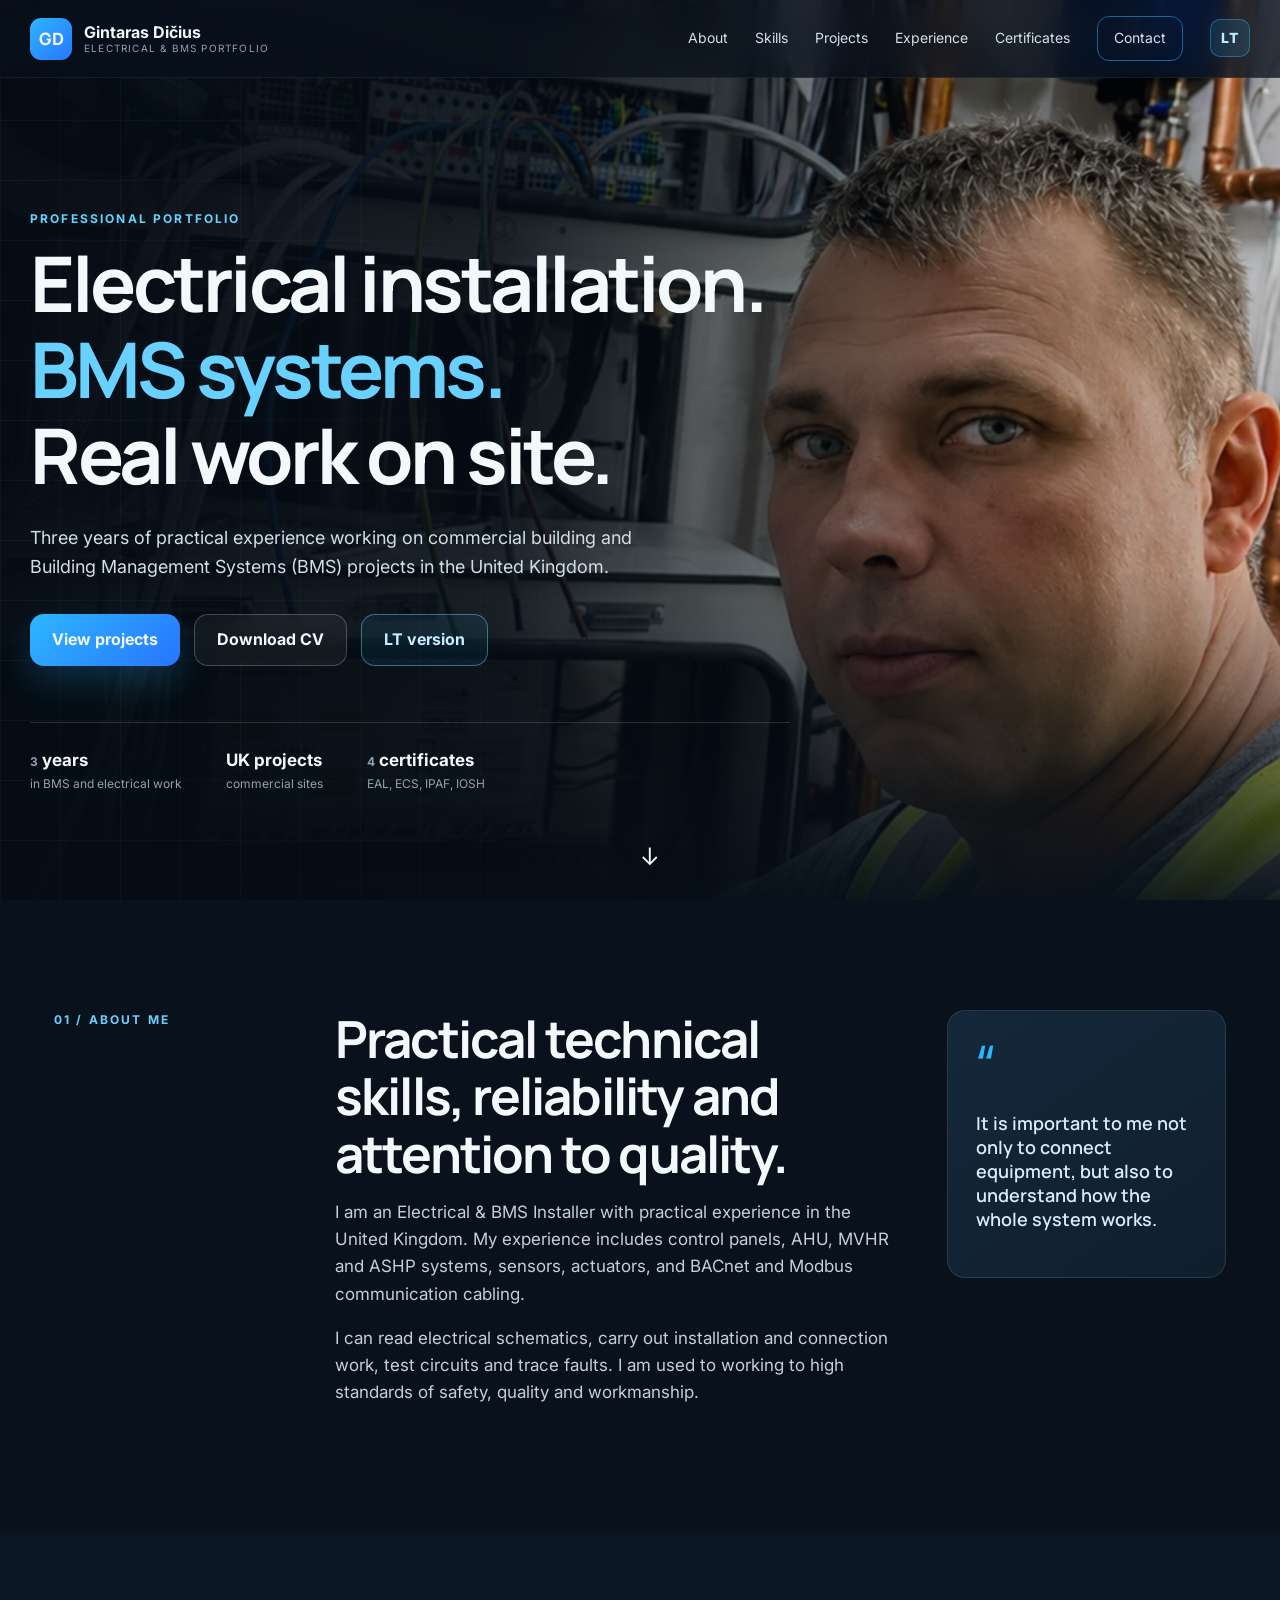
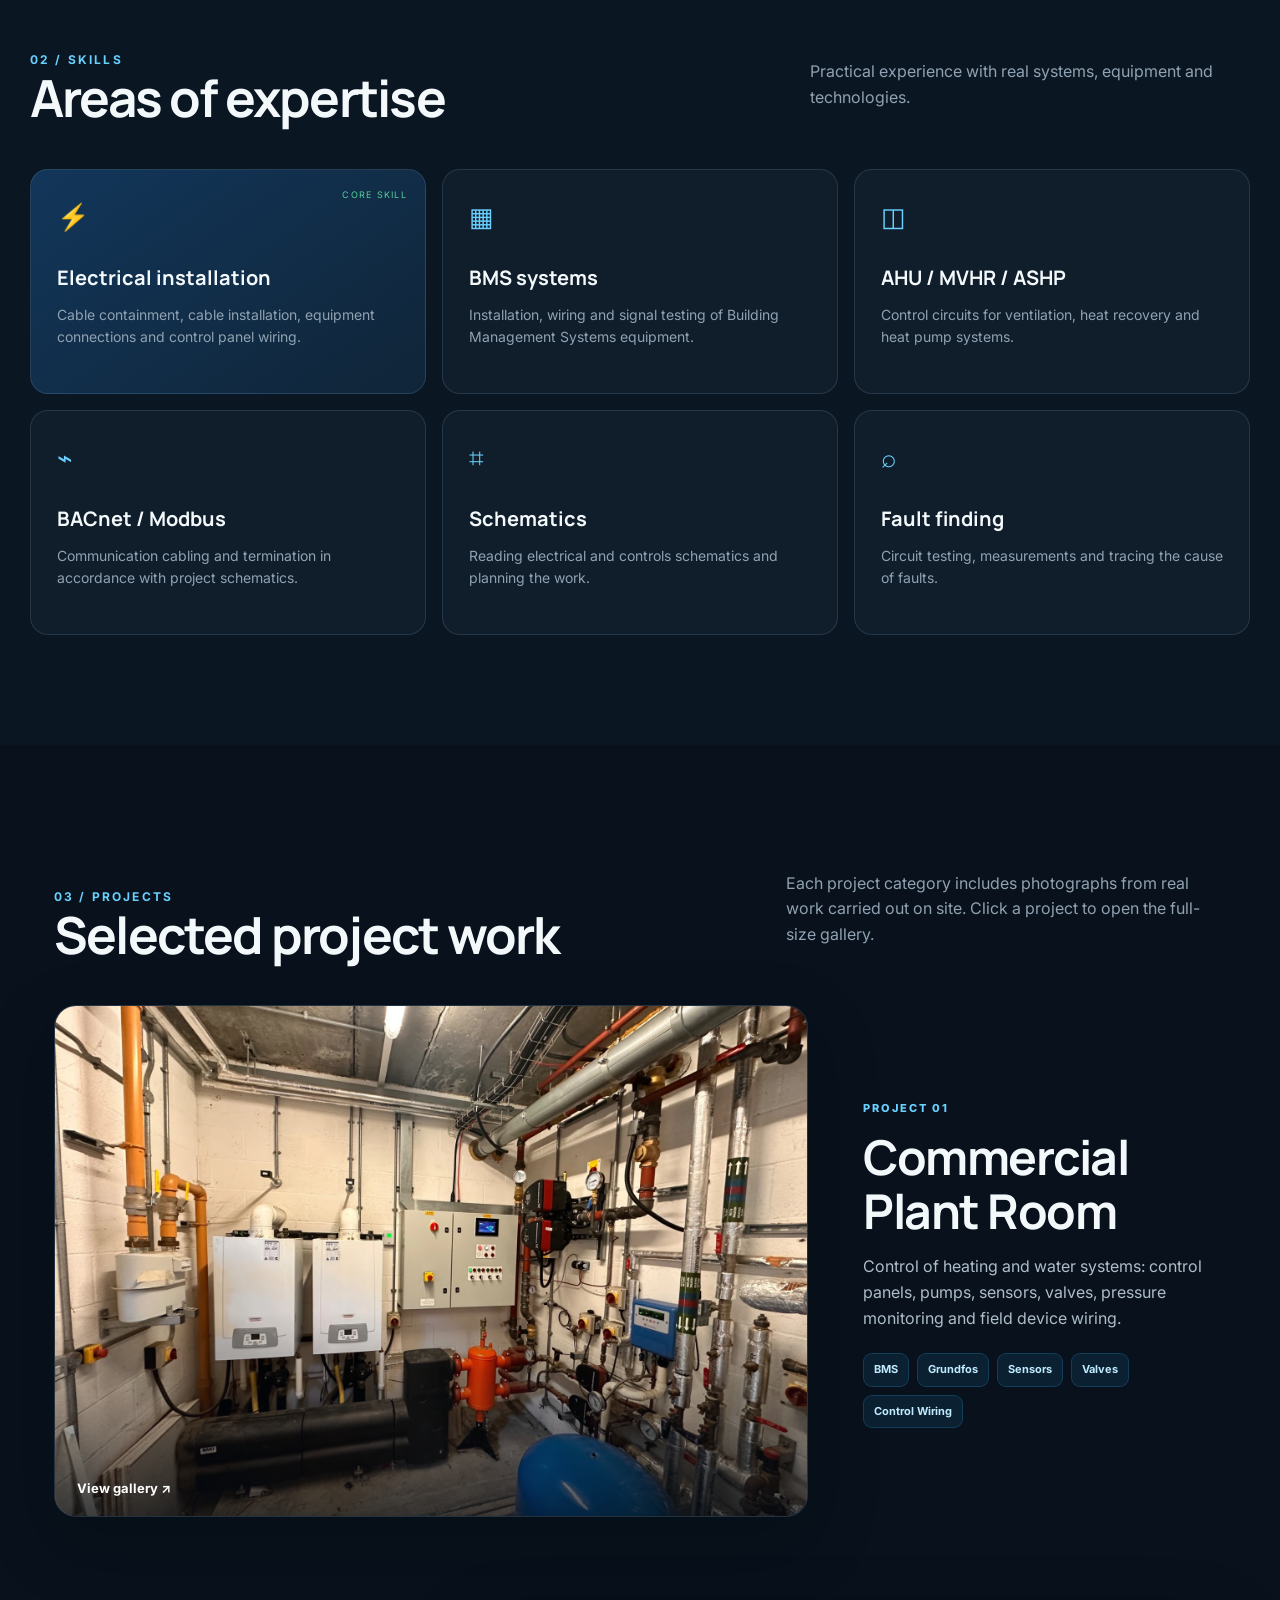
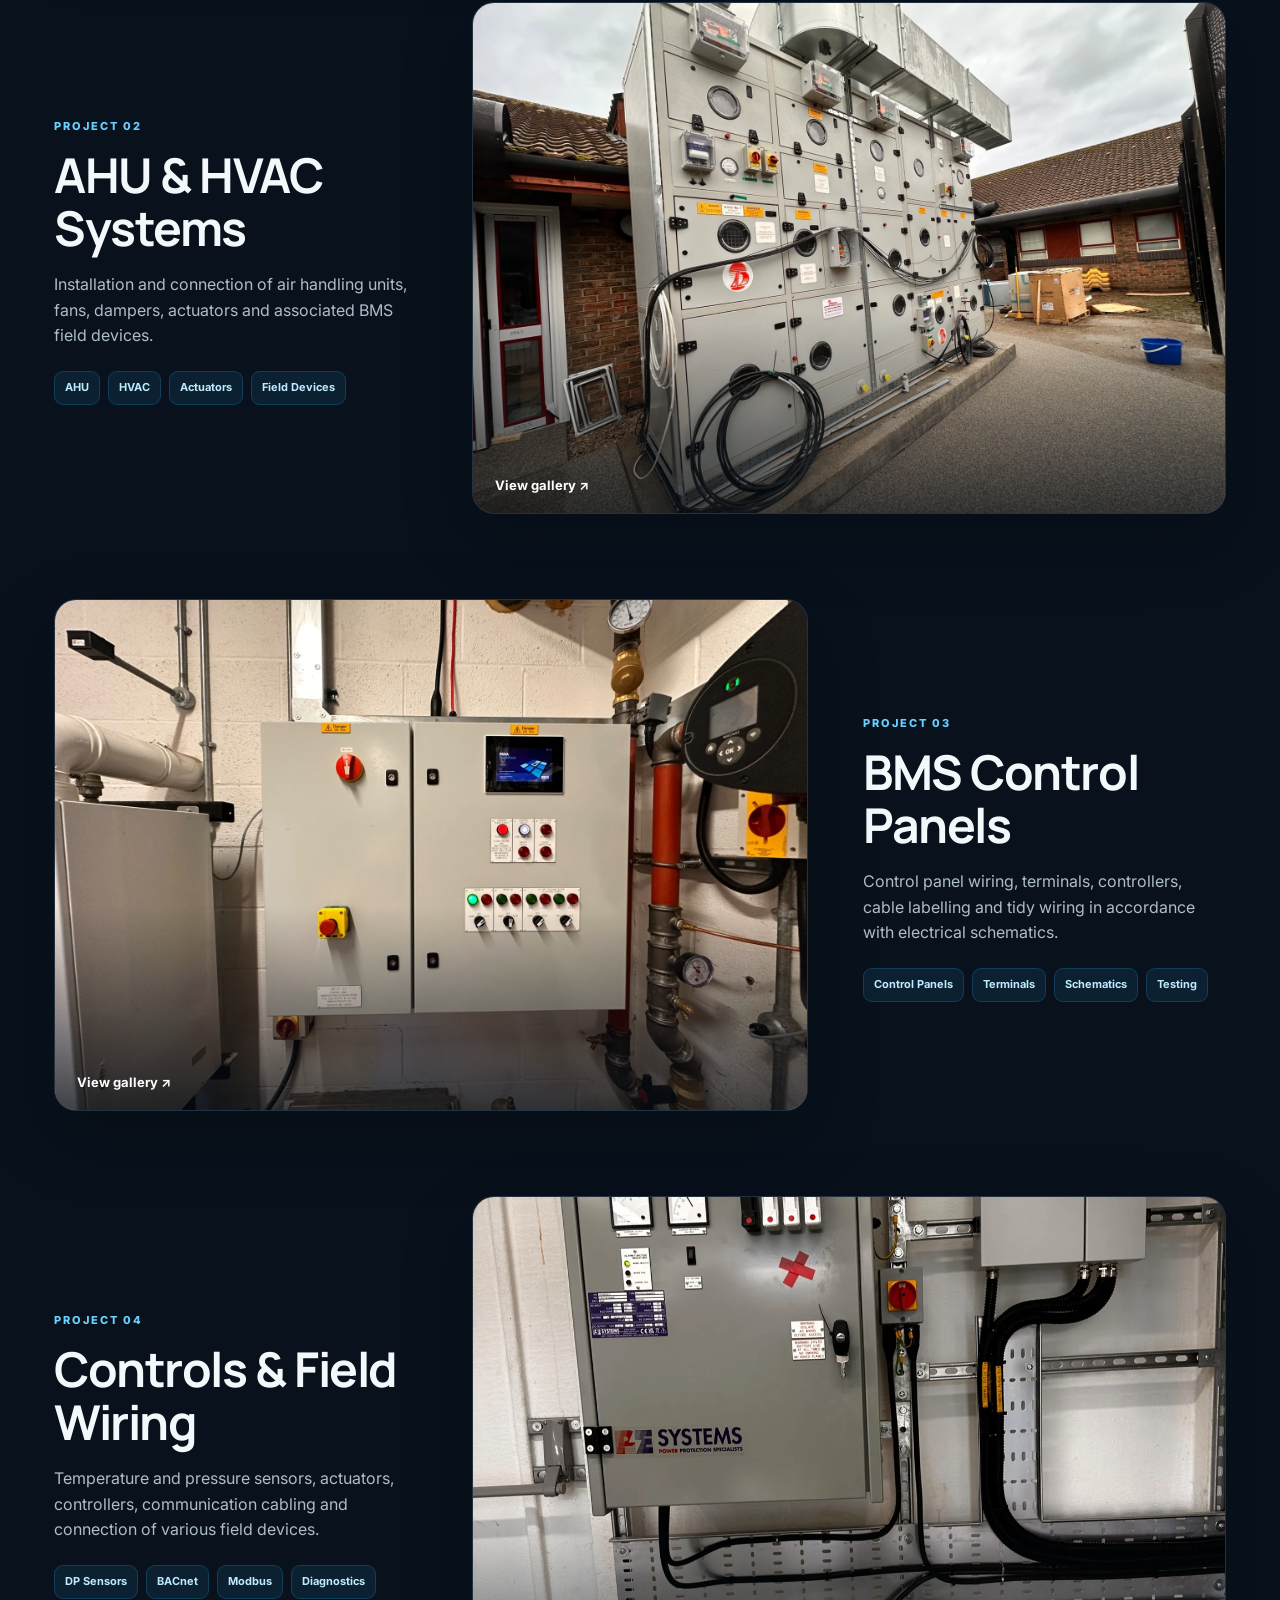
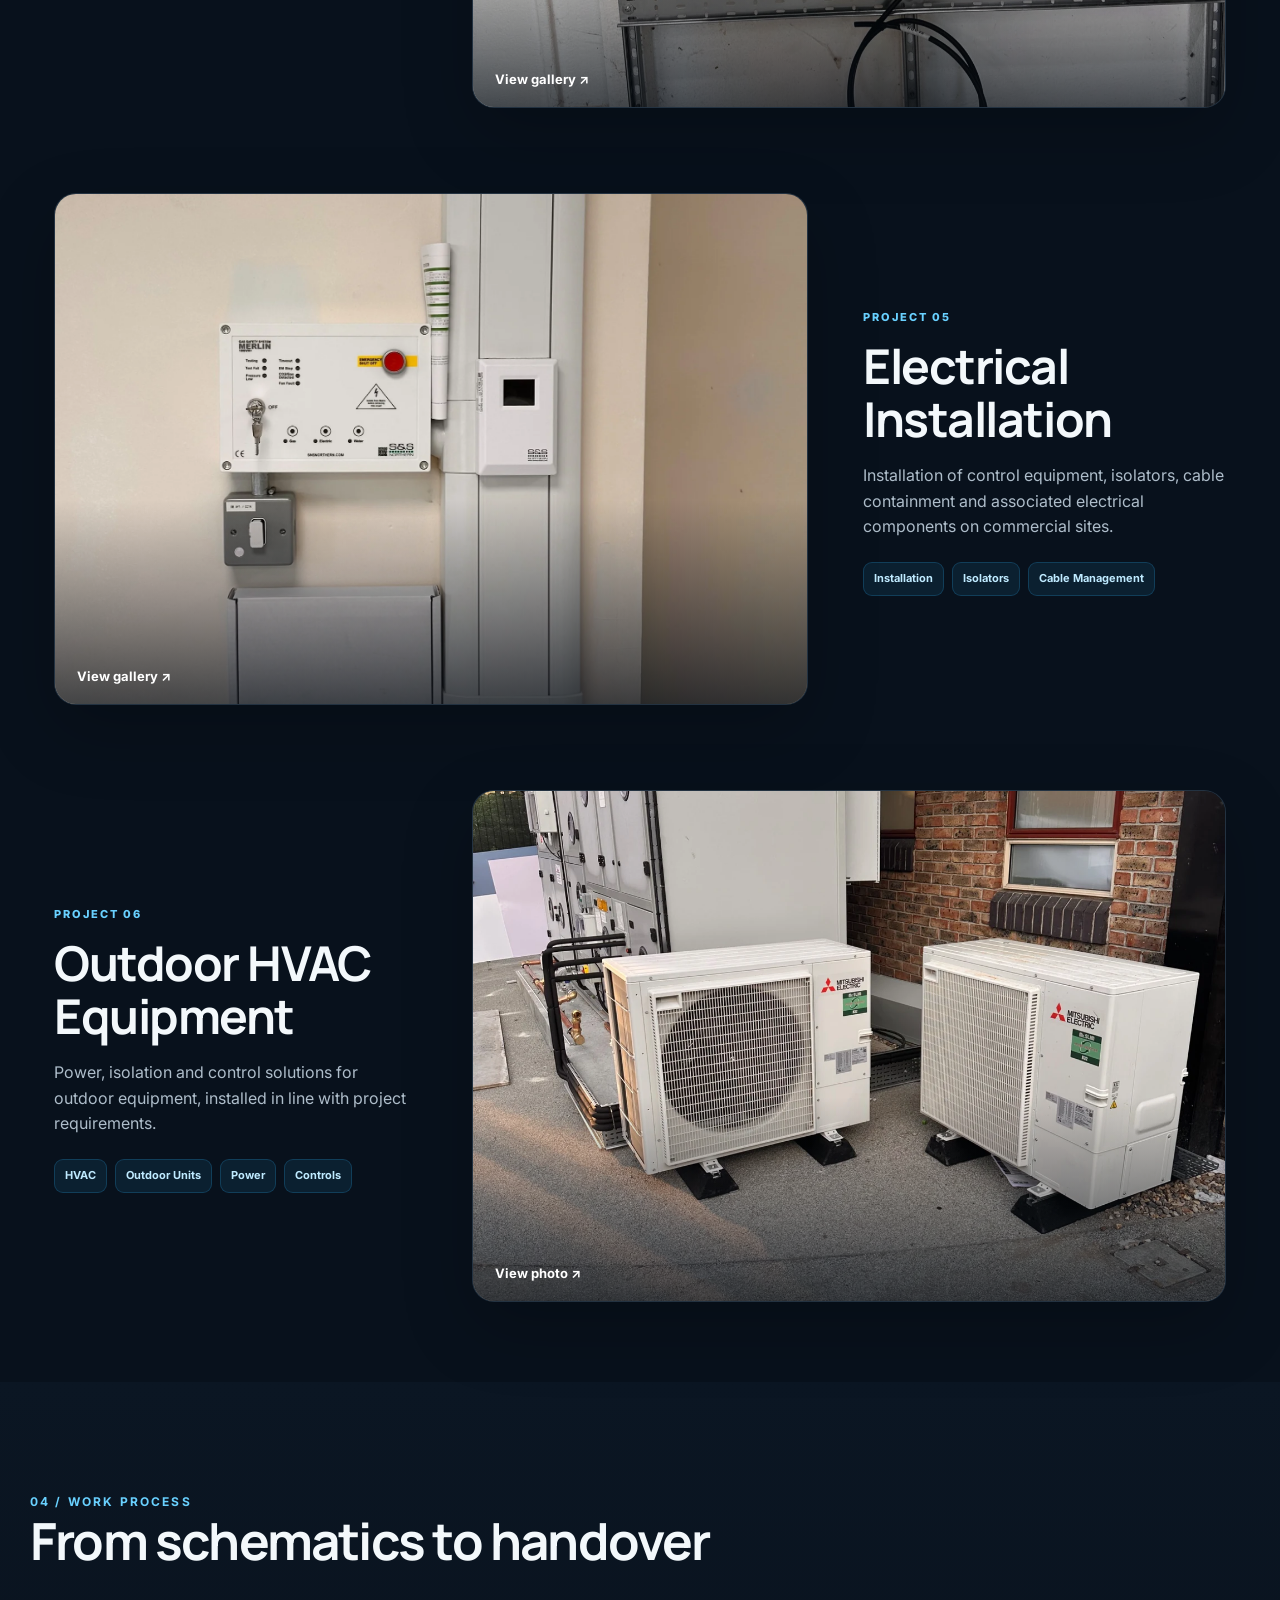
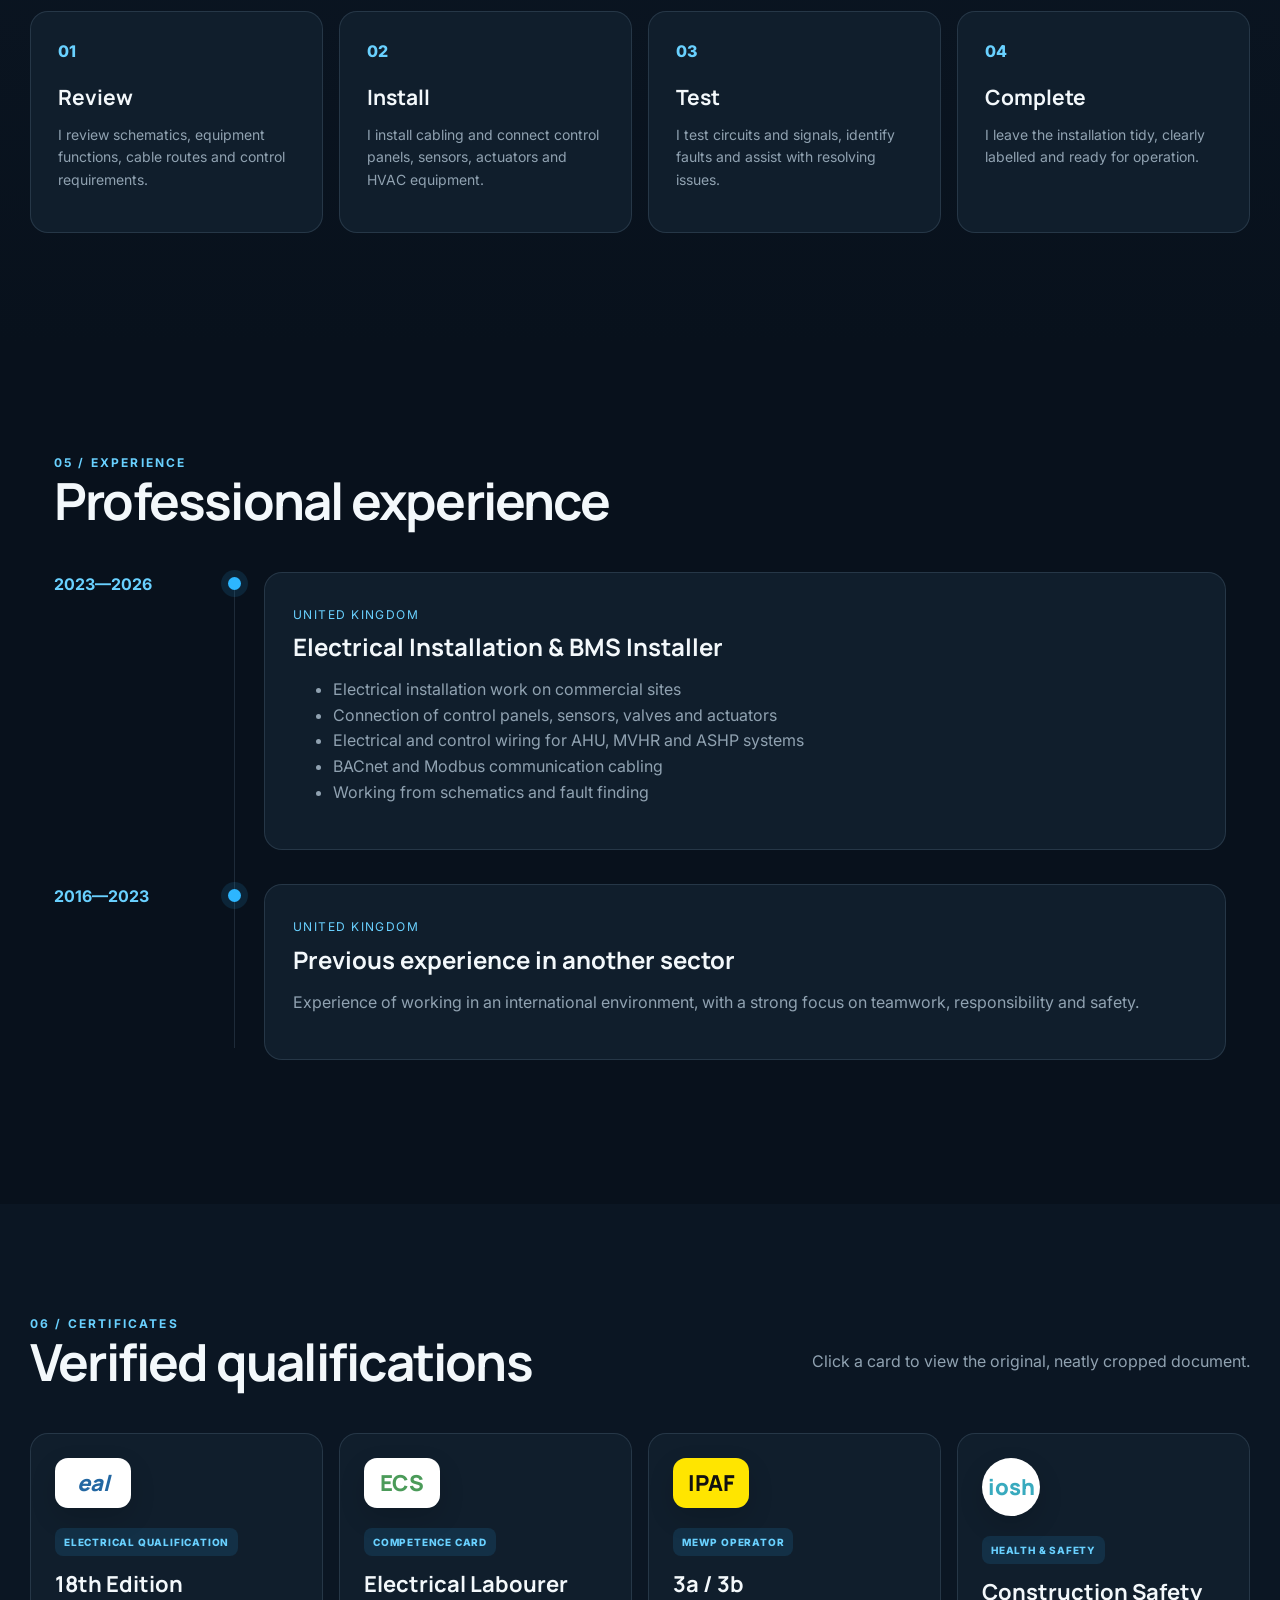
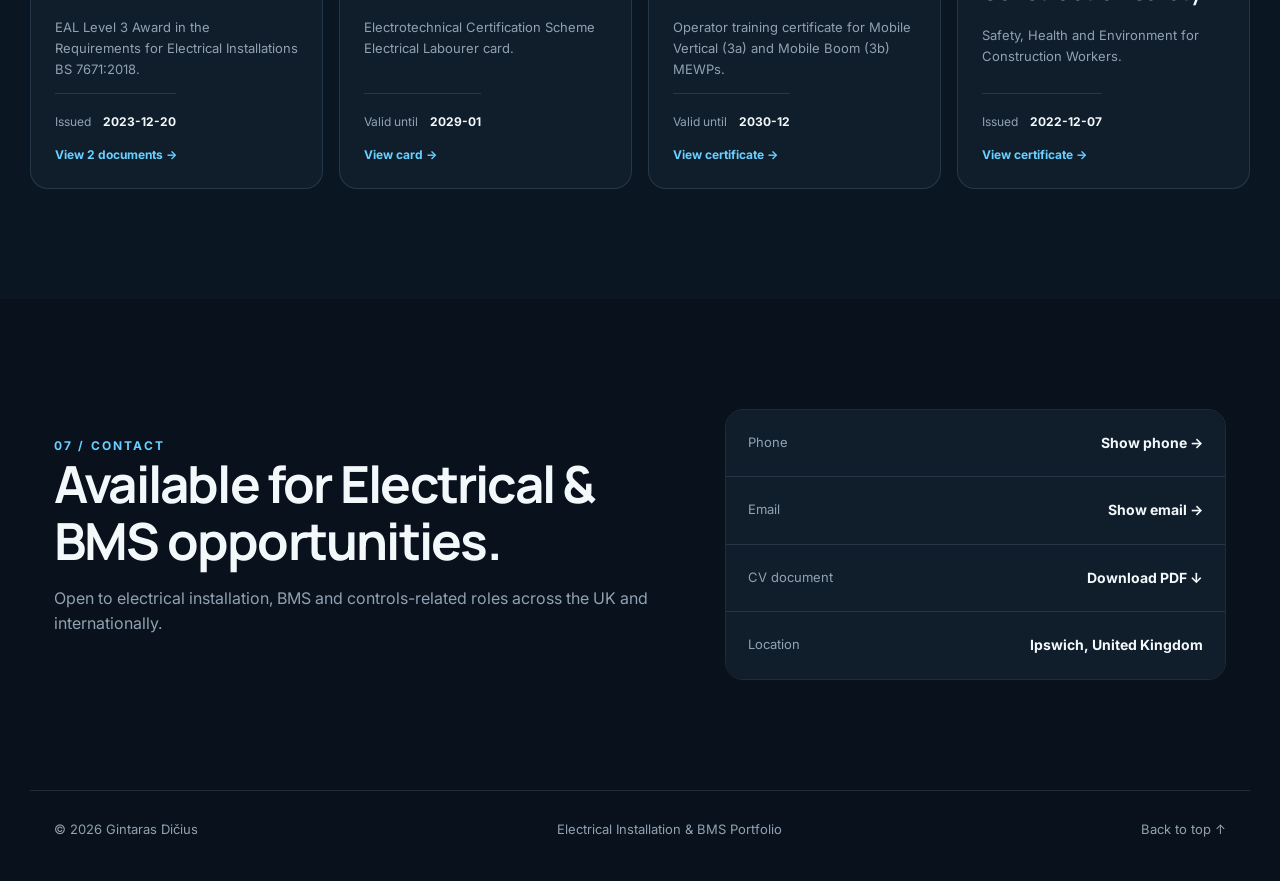
<file: index.html>
<!doctype html>
<html lang="lt">
<head>
  <meta charset="utf-8">
  <meta name="viewport" content="width=device-width,initial-scale=1">
  <meta name="description" content="Gintaro Dičiaus elektros instaliacijos ir BMS sistemų profesinis portfolio. Praktinė patirtis komerciniuose Jungtinės Karalystės objektuose.">
  <meta name="theme-color" content="#08111c">
  <link rel="canonical" href="https://gdstudio360-tech.github.io/gintaras-dicius/">
  <meta property="og:type" content="website">
  <meta property="og:site_name" content="Gintaras Dicius Portfolio">
  <meta property="og:url" content="https://gdstudio360-tech.github.io/gintaras-dicius/">
  <meta property="og:title" content="Gintaras Dicius | Electrical & BMS Installer">
  <meta property="og:description" content="Gintaras Dičius — elektros instaliacijos ir BMS sistemų montuotojas. 3 metų praktinė patirtis JK komerciniuose projektuose.">
  <meta property="og:image" content="https://gdstudio360-tech.github.io/gintaras-dicius/gintaras-og.jpg">
  <meta property="og:image:type" content="image/jpeg">
  <meta property="og:image:width" content="1200">
  <meta property="og:image:height" content="630">
  <meta property="og:image:alt" content="Gintaras Dicius — Electrical & BMS Installer — Portfolio / CV">
  <meta name="twitter:card" content="summary_large_image">
  <meta name="twitter:title" content="Gintaras Dicius | Electrical & BMS Installer">
  <meta name="twitter:description" content="Gintaras Dičius — elektros instaliacijos ir BMS sistemų montuotojas. 3 metų praktinė patirtis JK komerciniuose projektuose.">
  <meta name="twitter:image" content="https://gdstudio360-tech.github.io/gintaras-dicius/gintaras-og.jpg">
  <title>Gintaras Dičius | Electrical & BMS Portfolio</title>
  <link rel="preconnect" href="https://fonts.googleapis.com">
  <link rel="preconnect" href="https://fonts.gstatic.com" crossorigin>
  <link href="https://fonts.googleapis.com/css2?family=Inter:wght@400;500;600;700;800&family=Manrope:wght@600;700;800&display=swap" rel="stylesheet">
  <link rel="stylesheet" href="style.css">
</head>
<body>
  <div class="loader" aria-hidden="true"><div><span>GD</span><small>Electrical & BMS Portfolio</small></div></div>

  <header class="site-header" id="top">
    <a class="brand" href="#top" aria-label="Pradžia">
      <span class="brand-mark">GD</span>
      <span class="brand-copy"><strong>Gintaras Dičius</strong><small>Electrical & BMS Portfolio</small></span>
    </a>
    <button class="menu-btn" aria-expanded="false" aria-controls="main-nav" aria-label="Atverti meniu"><span></span><span></span><span></span></button>
    <nav id="main-nav">
      <a href="#apie">Apie</a>
      <a href="#kompetencijos">Kompetencijos</a>
      <a href="#projektai">Projektai</a>
      <a href="#patirtis">Patirtis</a>
      <a href="#sertifikatai">Sertifikatai</a>
      <a href="#kontaktai" class="nav-cta">Susisiekti</a><a href="en.html" class="lang-switch" aria-label="English version">EN</a>
    </nav>
  </header>

  <main>
    <section class="hero">
      <img class="hero-image" src="assets/hero.webp" alt="Gintaras Dičius prie BMS valdymo spintos">
      <div class="hero-overlay"></div><div class="hero-grid"></div>
      <div class="hero-content reveal">
        <p class="eyebrow">Profesinis portfolio</p>
        <h1>Elektros instaliacija.<br><span>BMS sistemos.</span><br>Realus darbas objekte.</h1>
        <p class="hero-lead">3 metų praktinė patirtis Jungtinėje Karalystėje, komerciniuose pastatuose ir pastatų valdymo sistemų projektuose.</p>
        <div class="hero-actions">
          <a href="#projektai" class="btn btn-primary">Peržiūrėti projektus</a>
          <a href="assets/Gintaras_Dicius_CV_LT.pdf" class="btn btn-ghost" download>Atsisiųsti CV</a><a href="en.html" class="btn btn-lang">EN versija</a>
        </div>
        <div class="hero-facts">
          <div><strong><span class="count" data-count="3">0</span> metai</strong><span>BMS ir elektros srityje</span></div>
          <div><strong>JK projektai</strong><span>komerciniai objektai</span></div>
          <div><strong><span class="count" data-count="4">0</span> sertifikatai</strong><span>EAL, ECS, IPAF, IOSH</span></div>
        </div>
      </div>
      <a class="scroll-hint" href="#apie" aria-label="Slinkti žemyn">↓</a>
    </section>

    <section class="section intro" id="apie">
      <div class="section-label reveal">01 / Apie mane</div>
      <div class="intro-copy reveal">
        <h2>Techninis mąstymas, atsakomybė ir dėmesys kokybei.</h2>
        <p>Esu elektros instaliacijos ir BMS sistemų montuotojas, turintis praktinės patirties Jungtinėje Karalystėje. Dirbau su valdymo spintomis, AHU, MVHR, ASHP įranga, jutikliais, pavaromis bei BACnet ir Modbus ryšio linijomis.</p>
        <p>Gebu skaityti elektros schemas, atlikti prijungimo darbus, tikrinti grandines ir ieškoti gedimų. Esu įpratęs dirbti pagal aukštus darbų saugos ir kokybės reikalavimus.</p>
      </div>
      <aside class="quote-card reveal"><span class="quote-mark">“</span><p>Man svarbu ne tik prijungti įrangą, bet ir suprasti, kaip visa sistema veikia.</p></aside>
    </section>

    <section class="section skills" id="kompetencijos">
      <div class="section-head reveal">
        <div><div class="section-label">02 / Kompetencijos</div><h2>Sritys, su kuriomis dirbu</h2></div>
        <p>Aiškiai ir be išgalvotų procentų — tik realūs darbai, įranga ir technologijos.</p>
      </div>
      <div class="card-grid">
        <article class="skill-card featured reveal"><div class="icon">⚡</div><h3>Elektros instaliacija</h3><p>Kabelių trasos, kabelių tiesimas, įrangos ir valdymo spintų prijungimas.</p><span>PAGRINDINĖ KOMPETENCIJA</span></article>
        <article class="skill-card reveal"><div class="icon">▦</div><h3>BMS sistemos</h3><p>Pastatų valdymo sistemų įrangos montavimas, prijungimas ir signalų tikrinimas.</p></article>
        <article class="skill-card reveal"><div class="icon">◫</div><h3>AHU / MVHR / ASHP</h3><p>Vėdinimo, rekuperacijos ir šilumos siurblių valdymo grandinės.</p></article>
        <article class="skill-card reveal"><div class="icon">⌁</div><h3>BACnet / Modbus</h3><p>Komunikacijos kabelių tiesimas ir prijungimas pagal schemas.</p></article>
        <article class="skill-card reveal"><div class="icon">⌗</div><h3>Schemos</h3><p>Elektros ir valdymo schemų skaitymas bei darbo planavimas.</p></article>
        <article class="skill-card reveal"><div class="icon">⌕</div><h3>Gedimų diagnostika</h3><p>Grandinių tikrinimas, matavimai ir gedimų priežasčių paieška.</p></article>
      </div>
    </section>

    <section class="section projects" id="projektai">
      <div class="section-head reveal">
        <div><div class="section-label">03 / Projektai</div><h2>Darbas, kurį galima parodyti</h2></div>
        <p>Kiekviena kategorija naudoja atskiras realių darbų nuotraukas. Paspaudus atsidaro pilno dydžio galerija.</p>
      </div>

      <div class="project-list">
        <article class="project-row reveal" data-gallery='["assets/project-plant-main.webp","assets/project-plant-2.webp","assets/project-plant-3.webp"]' data-title="Commercial Plant Room">
          <div class="project-media"><img src="assets/project-plant-main.webp" alt="Komercinės katilinės BMS įranga" loading="lazy"><span>Peržiūrėti galeriją ↗</span></div>
          <div class="project-copy"><span class="project-no">PROJECT 01</span><h3>Commercial Plant Room</h3><p>Šildymo ir vandens sistemų valdymas: valdymo spintos, siurbliai, jutikliai, vožtuvai, slėgio kontrolė ir lauko įrenginių kabeliavimas.</p><div class="tags"><span>BMS</span><span>Grundfos</span><span>Sensors</span><span>Valves</span><span>Control Wiring</span></div></div>
        </article>

        <article class="project-row reverse reveal" data-gallery='["assets/project-ahu-main.webp","assets/project-ahu-2.webp","assets/project-ahu-3.webp"]' data-title="AHU & HVAC Systems">
          <div class="project-media"><img src="assets/project-ahu-main.webp" alt="AHU įrenginys ir jo valdymo komponentai" loading="lazy"><span>Peržiūrėti galeriją ↗</span></div>
          <div class="project-copy"><span class="project-no">PROJECT 02</span><h3>AHU & HVAC Systems</h3><p>Oro apdorojimo įrenginių, ventiliatorių, sklendžių, pavarų ir susijusių BMS lauko įrenginių montavimas bei prijungimas.</p><div class="tags"><span>AHU</span><span>HVAC</span><span>Actuators</span><span>Field Devices</span></div></div>
        </article>

        <article class="project-row reveal" data-gallery='["assets/project-panel-main.webp","assets/project-panel-2.webp","assets/project-panel-3.webp"]' data-title="BMS Control Panels">
          <div class="project-media"><img src="assets/project-panel-main.webp" alt="BMS valdymo spinta" loading="lazy"><span>Peržiūrėti galeriją ↗</span></div>
          <div class="project-copy"><span class="project-no">PROJECT 03</span><h3>BMS Control Panels</h3><p>Valdymo spintų prijungimas, terminalai, valdikliai, kabelių žymėjimas ir tvarkingas laidų išvedžiojimas pagal elektros schemas.</p><div class="tags"><span>Control Panels</span><span>Terminals</span><span>Schematics</span><span>Testing</span></div></div>
        </article>

        <article class="project-row reverse reveal" data-gallery='["assets/project-field-main.webp","assets/project-field-2.webp","assets/project-field-3.webp"]' data-title="Controls & Field Wiring">
          <div class="project-media"><img src="assets/project-field-main.webp" alt="BMS lauko įrangos ir valdymo kabeliai" loading="lazy"><span>Peržiūrėti galeriją ↗</span></div>
          <div class="project-copy"><span class="project-no">PROJECT 04</span><h3>Controls & Field Wiring</h3><p>Temperatūros ir slėgio jutikliai, pavaros, valdikliai, ryšio kabeliai bei įvairių lauko įrenginių prijungimas.</p><div class="tags"><span>DP Sensors</span><span>BACnet</span><span>Modbus</span><span>Diagnostics</span></div></div>
        </article>

        <article class="project-row reveal" data-gallery='["assets/project-install-main.webp","assets/project-install-2.webp"]' data-title="Electrical Installation">
          <div class="project-media"><img src="assets/project-install-main.webp" alt="Elektros valdymo įrangos instaliacija" loading="lazy"><span>Peržiūrėti galeriją ↗</span></div>
          <div class="project-copy"><span class="project-no">PROJECT 05</span><h3>Electrical Installation</h3><p>Valdymo įrangos, izoliatorių, kabelių kanalų ir susijusių elektros komponentų montavimas komerciniuose objektuose.</p><div class="tags"><span>Installation</span><span>Isolators</span><span>Cable Management</span></div></div>
        </article>

        <article class="project-row reverse reveal" data-gallery='["assets/project-outdoor-main.webp"]' data-title="Outdoor HVAC Equipment">
          <div class="project-media"><img src="assets/project-outdoor-main.webp" alt="Lauko HVAC įranga" loading="lazy"><span>Peržiūrėti nuotrauką ↗</span></div>
          <div class="project-copy"><span class="project-no">PROJECT 06</span><h3>Outdoor HVAC Equipment</h3><p>Lauko įrangos elektros maitinimo, izoliavimo ir valdymo sprendimai, įrengiant sistemas pagal projekto reikalavimus.</p><div class="tags"><span>HVAC</span><span>Outdoor Units</span><span>Power</span><span>Controls</span></div></div>
        </article>
      </div>
    </section>

    <section class="section process">
      <div class="section-head reveal"><div><div class="section-label">04 / Darbo eiga</div><h2>Nuo schemos iki paleidimo</h2></div></div>
      <div class="process-grid">
        <article class="process-card reveal"><span>01</span><h3>Analizuoju</h3><p>Peržiūriu schemas, įrangos paskirtį, kabelių maršrutus ir valdymo logiką.</p></article>
        <article class="process-card reveal"><span>02</span><h3>Montuoju</h3><p>Tiesiu kabelius, prijungiu spintas, jutiklius, pavaras ir HVAC įrangą.</p></article>
        <article class="process-card reveal"><span>03</span><h3>Testuoju</h3><p>Tikrinu grandines, signalus ir padedu nustatyti bei pašalinti gedimus.</p></article>
        <article class="process-card reveal"><span>04</span><h3>Užbaigiu</h3><p>Palieku tvarkingą, aiškiai pažymėtą ir eksploatacijai paruoštą sistemą.</p></article>
      </div>
    </section>

    <section class="section experience" id="patirtis">
      <div class="section-head reveal"><div><div class="section-label">05 / Patirtis</div><h2>Darbo kelias</h2></div></div>
      <div class="timeline">
        <article class="reveal"><div class="year">2023—2026</div><div class="line-dot"></div><div class="timeline-card"><span>Jungtinė Karalystė</span><h3>Elektros instaliacijos montuotojas · BMS projektai</h3><ul><li>Komercinių objektų elektros instaliacijos darbai</li><li>Valdymo spintų, jutiklių, vožtuvų ir pavarų prijungimas</li><li>AHU, MVHR ir ASHP sistemų elektros dalis</li><li>BACnet ir Modbus ryšio linijos</li><li>Darbas pagal schemas ir gedimų diagnostika</li></ul></div></article>
        <article class="muted reveal"><div class="year">2016—2023</div><div class="line-dot"></div><div class="timeline-card"><span>Jungtinė Karalystė</span><h3>Ankstesnė darbo patirtis kitoje srityje</h3><p>Tarptautinė darbo aplinka, komandinis darbas, atsakomybė ir darbų saugos kultūra.</p></div></article>
      </div>
    </section>

    <section class="section certificates" id="sertifikatai">
      <div class="section-head reveal">
        <div><div class="section-label">06 / Sertifikatai</div><h2>Patvirtintos kvalifikacijos</h2></div>
        <p>Paspaudus kortelę atsidaro originalus, tvarkingai apkarpytas dokumentas.</p>
      </div>
      <div class="cert-grid">
        <button class="cert-card reveal" data-gallery='["assets/eal_qualification.webp","assets/eal_unit.webp"]' data-title="EAL Level 3 · BS 7671:2018"><div class="cert-brand eal-brand">eal</div><span class="cert-tag">ELEKTROS KVALIFIKACIJA</span><h3>18th Edition</h3><p>EAL Level 3 Award in the Requirements for Electrical Installations BS 7671:2018.</p><div class="cert-meta"><span>Išduota</span><strong>2023-12-20</strong></div><span class="view-link">Peržiūrėti 2 dokumentus →</span></button>
        <button class="cert-card reveal" data-gallery='["assets/ecs.webp"]' data-title="ECS Electrical Labourer Card"><div class="cert-brand ecs-brand">ECS</div><span class="cert-tag">KOMPETENCIJŲ KORTELĖ</span><h3>Electrical Labourer</h3><p>ECS Electrical Labourer kompetencijų kortelė.</p><div class="cert-meta"><span>Galioja iki</span><strong>2029-01</strong></div><span class="view-link">Peržiūrėti kortelę →</span></button>
        <button class="cert-card reveal" data-gallery='["assets/ipaf.webp"]' data-title="IPAF Operator Training Certificate"><div class="cert-brand ipaf-brand">IPAF</div><span class="cert-tag">KELTUVŲ OPERATORIUS</span><h3>3a / 3b</h3><p>IPAF 3a / 3b kategorijų mobiliųjų keltuvų operatoriaus mokymų sertifikatas.</p><div class="cert-meta"><span>Galioja iki</span><strong>2030-12</strong></div><span class="view-link">Peržiūrėti sertifikatą →</span></button>
        <button class="cert-card reveal" data-gallery='["assets/iosh.webp"]' data-title="IOSH Safety, Health and Environment"><div class="cert-brand iosh-brand">iosh</div><span class="cert-tag">DARBŲ SAUGA</span><h3>Construction Safety</h3><p>Safety, Health and Environment for Construction Workers.</p><div class="cert-meta"><span>Išduota</span><strong>2022-12-07</strong></div><span class="view-link">Peržiūrėti sertifikatą →</span></button>
      </div>
    </section>

    <section class="section cta" id="kontaktai">
      <div class="reveal"><div class="section-label">07 / Kontaktai</div><h2>Domina darbo galimybės elektros instaliacijos ir BMS srityje Jungtinėje Karalystėje ir Lietuvoje.</h2><p>Domina pozicijos elektros instaliacijos, BMS ir techninės priežiūros srityse.</p></div>
      <div class="contact-panel reveal">
        <a href="#" data-contact="lt-phone" aria-label="Rodyti telefono numerį"><span>Telefonas</span><strong>Rodyti telefoną →</strong></a>
        <a href="#" data-contact="email" aria-label="Rodyti el. pašto adresą"><span>El. paštas</span><strong>Rodyti el. paštą →</strong></a>
        <a href="assets/Gintaras_Dicius_CV_LT.pdf" download><span>CV dokumentas</span><strong>Atsisiųsti PDF ↓</strong></a>
        <div><span>Vieta</span><strong>Raseiniai, Lietuva</strong></div>
      </div>
    </section>
  </main>

  <footer><span>© <span id="year"></span> Gintaras Dičius</span><span>Electrical Installation & BMS Portfolio</span><a href="#top">Į viršų ↑</a></footer>

  <dialog class="modal" id="gallery-modal">
    <button class="modal-close" aria-label="Uždaryti">×</button>
    <div class="modal-head"><h3 id="modal-title"></h3><span id="modal-counter"></span></div>
    <div class="modal-stage"><button class="modal-nav prev" aria-label="Ankstesnė nuotrauka">‹</button><img id="modal-image" alt=""><button class="modal-nav next" aria-label="Kita nuotrauka">›</button></div>
    <div class="modal-thumbs" id="modal-thumbs"></div>
  </dialog>
  <script src="script.js"></script>
</body>
</html>
</file>
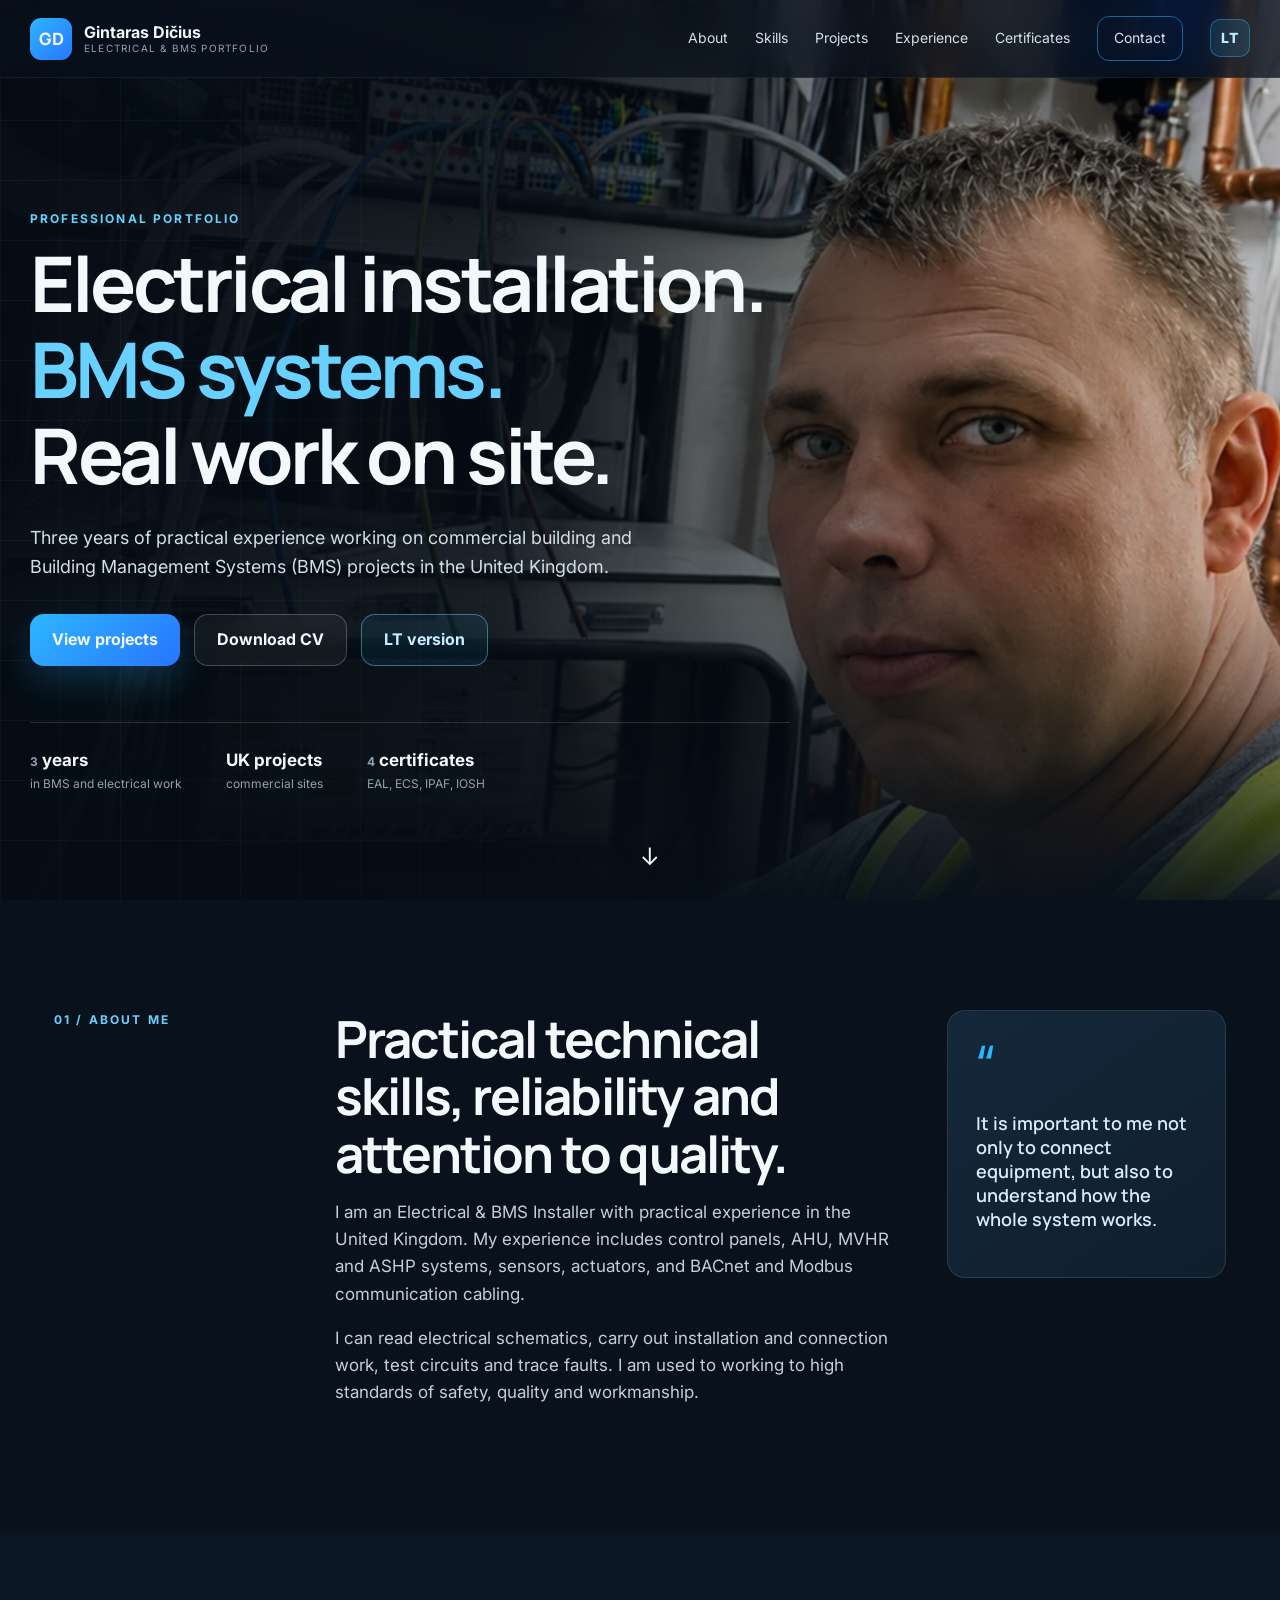
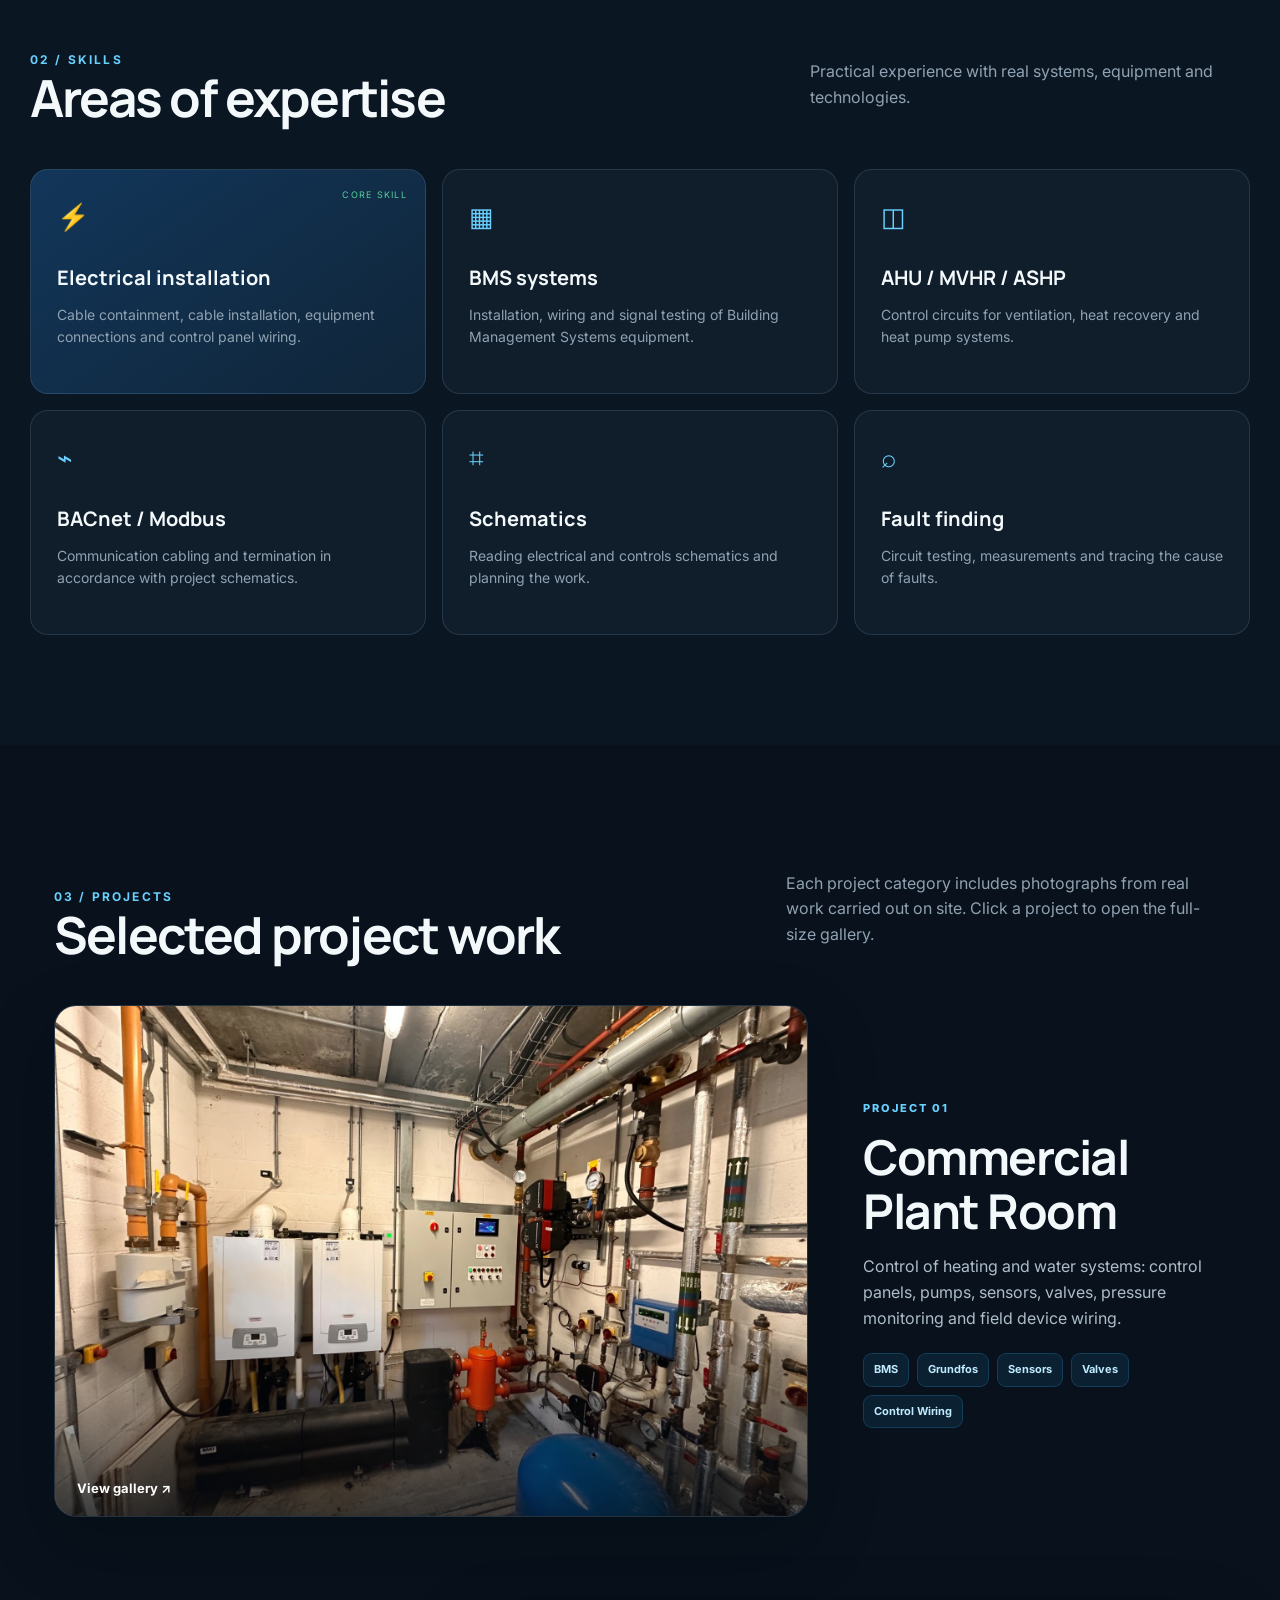
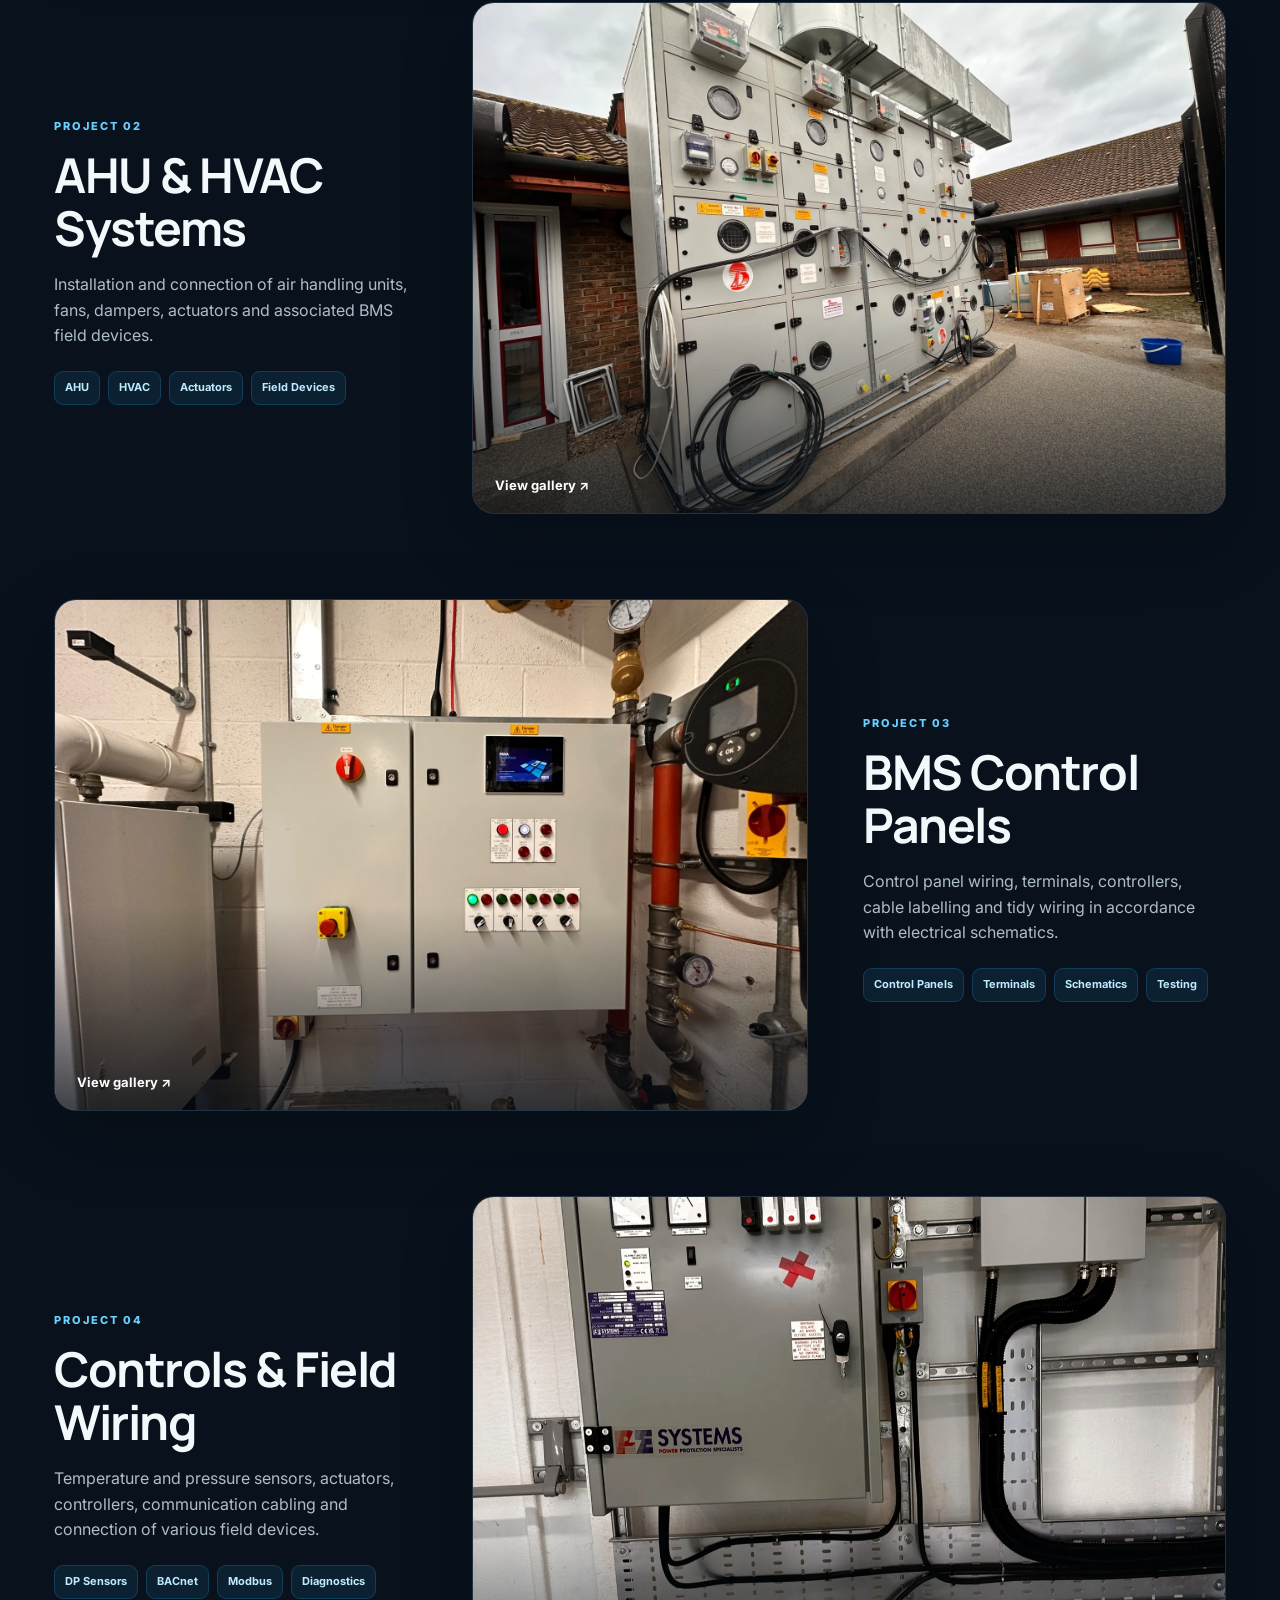
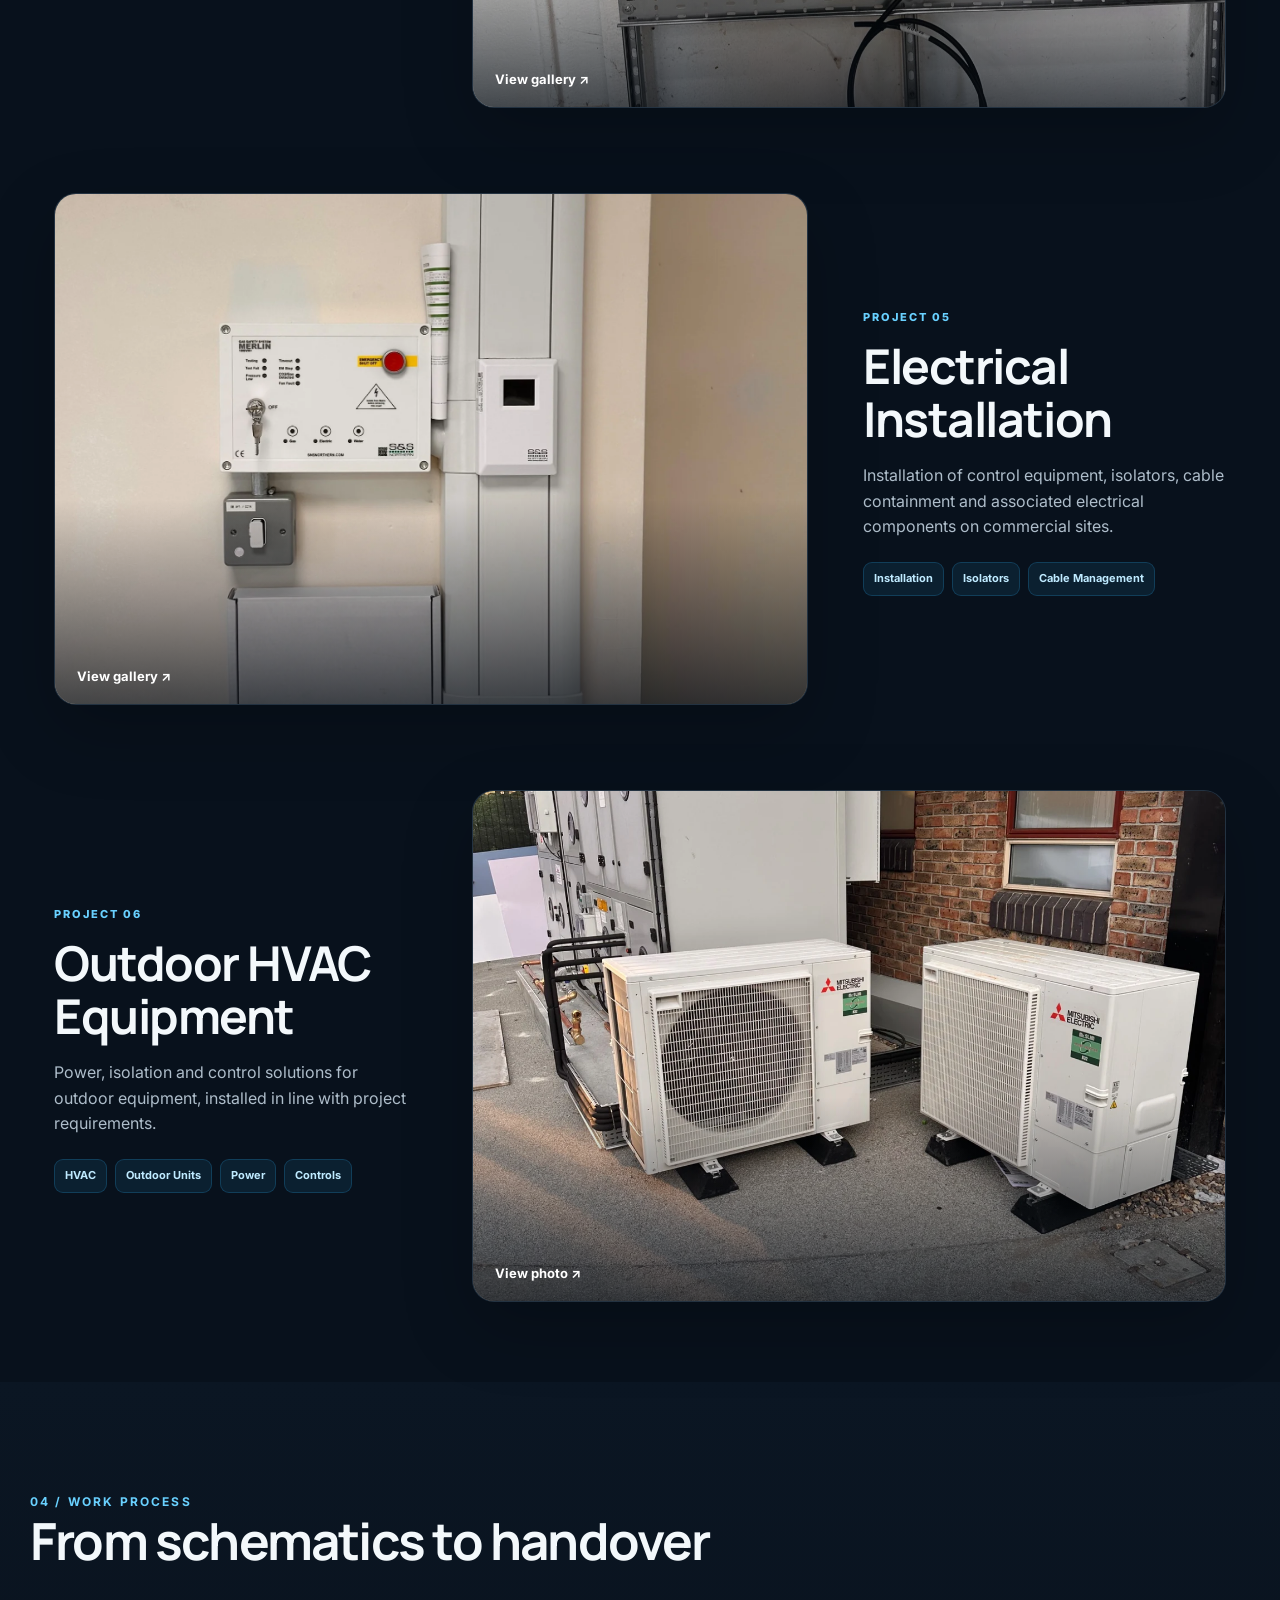
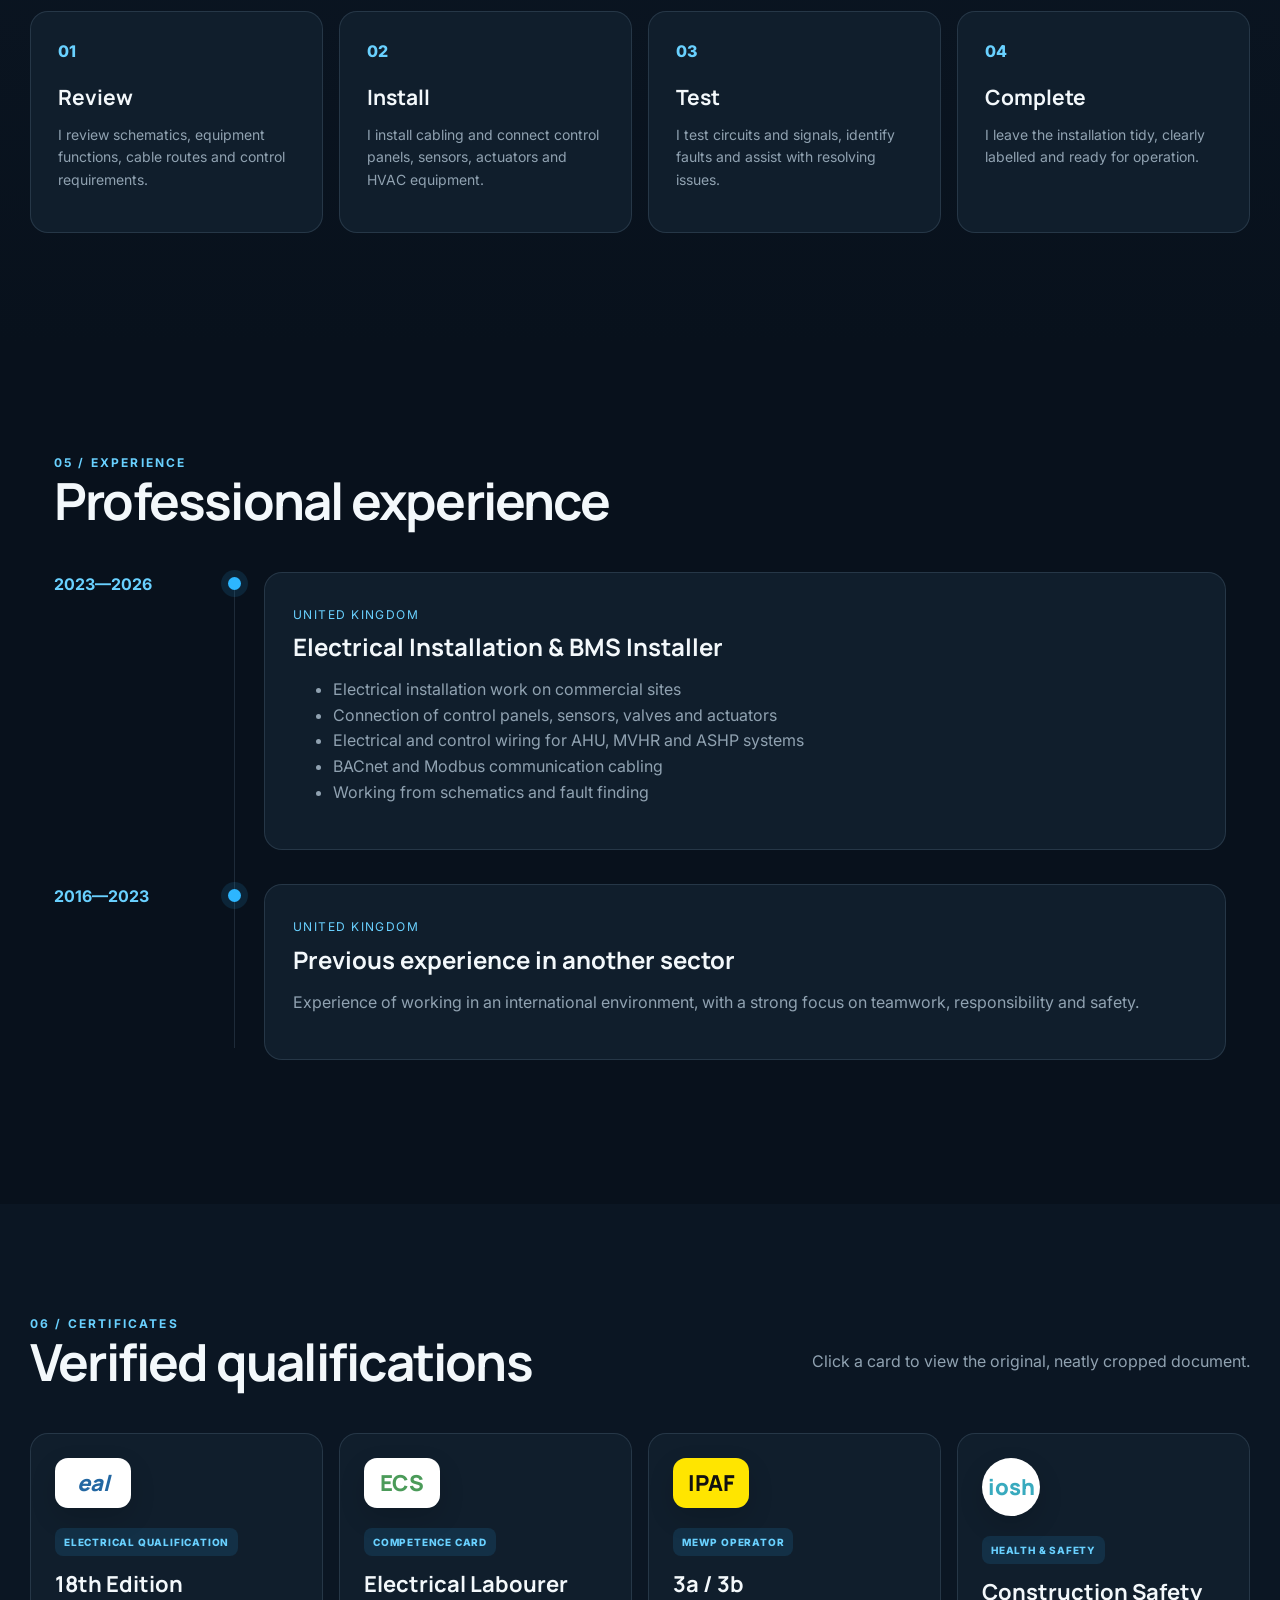
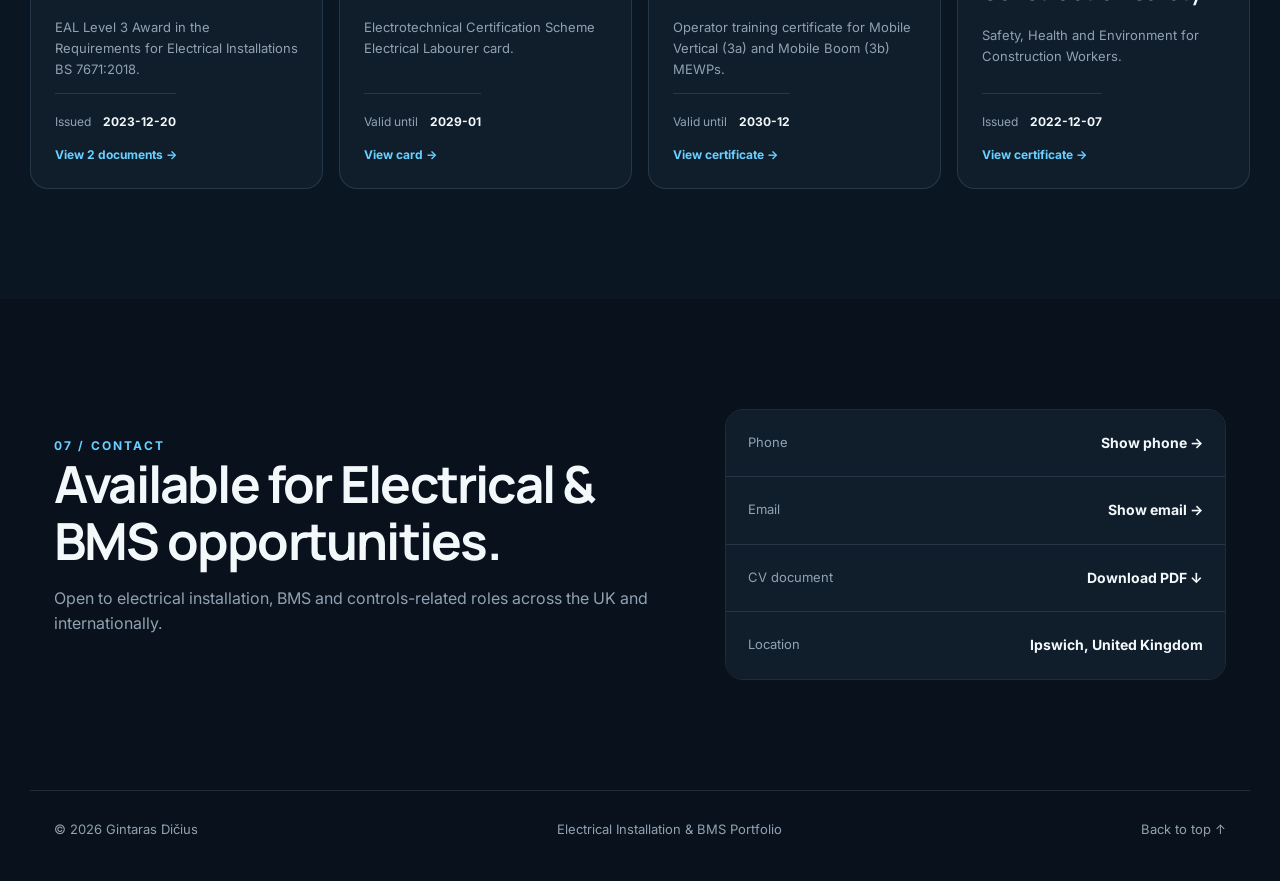
<file: en.html>
<!doctype html>
<html lang="en">
<head>
  <meta charset="utf-8">
  <meta name="viewport" content="width=device-width,initial-scale=1">
  <meta name="description" content="Professional portfolio of Gintaras Dičius, specialising in electrical installation and Building Management Systems. UK commercial project experience.">
  <meta name="theme-color" content="#08111c">
  <link rel="canonical" href="https://gdstudio360-tech.github.io/gintaras-dicius/en.html">
  <meta property="og:type" content="website">
  <meta property="og:site_name" content="Gintaras Dicius Portfolio">
  <meta property="og:url" content="https://gdstudio360-tech.github.io/gintaras-dicius/en.html">
  <meta property="og:title" content="Gintaras Dicius | Electrical & BMS Installer">
  <meta property="og:description" content="Gintaras Dicius — Electrical & BMS Installer with 3 years of practical experience on UK commercial projects.">
  <meta property="og:image" content="https://gdstudio360-tech.github.io/gintaras-dicius/gintaras-og.jpg">
  <meta property="og:image:type" content="image/jpeg">
  <meta property="og:image:width" content="1200">
  <meta property="og:image:height" content="630">
  <meta property="og:image:alt" content="Gintaras Dicius — Electrical & BMS Installer — Portfolio / CV">
  <meta name="twitter:card" content="summary_large_image">
  <meta name="twitter:title" content="Gintaras Dicius | Electrical & BMS Installer">
  <meta name="twitter:description" content="Gintaras Dicius — Electrical & BMS Installer with 3 years of practical experience on UK commercial projects.">
  <meta name="twitter:image" content="https://gdstudio360-tech.github.io/gintaras-dicius/gintaras-og.jpg">
  <title>Gintaras Dičius | Electrical & BMS Portfolio</title>
  <link rel="preconnect" href="https://fonts.googleapis.com">
  <link rel="preconnect" href="https://fonts.gstatic.com" crossorigin>
  <link href="https://fonts.googleapis.com/css2?family=Inter:wght@400;500;600;700;800&family=Manrope:wght@600;700;800&display=swap" rel="stylesheet">
  <link rel="stylesheet" href="style.css">
</head>
<body>
  <div class="loader" aria-hidden="true"><div><span>GD</span><small>Electrical & BMS Portfolio</small></div></div>

  <header class="site-header" id="top">
    <a class="brand" href="#top" aria-label="Home">
      <span class="brand-mark">GD</span>
      <span class="brand-copy"><strong>Gintaras Dičius</strong><small>Electrical & BMS Portfolio</small></span>
    </a>
    <button class="menu-btn" aria-expanded="false" aria-controls="main-nav" aria-label="Open menu"><span></span><span></span><span></span></button>
    <nav id="main-nav">
      <a href="#apie">About</a>
      <a href="#kompetencijos">Skills</a>
      <a href="#projektai">Projects</a>
      <a href="#patirtis">Experience</a>
      <a href="#sertifikatai">Certificates</a>
      <a href="#kontaktai" class="nav-cta">Contact</a><a href="index.html" class="lang-switch" aria-label="Lithuanian version">LT</a>
    </nav>
  </header>

  <main>
    <section class="hero">
      <img class="hero-image" src="assets/hero.webp" alt="Gintaras Dičius beside a BMS control panel">
      <div class="hero-overlay"></div><div class="hero-grid"></div>
      <div class="hero-content reveal">
        <p class="eyebrow">Professional portfolio</p>
        <h1>Electrical installation.<br><span>BMS systems.</span><br>Real work on site.</h1>
        <p class="hero-lead">Three years of practical experience working on commercial building and Building Management Systems (BMS) projects in the United Kingdom.</p>
        <div class="hero-actions">
          <a href="#projektai" class="btn btn-primary">View projects</a>
          <a href="assets/Gintaras_Dicius_CV_EN.pdf" class="btn btn-ghost" download>Download CV</a><a href="index.html" class="btn btn-lang">LT version</a>
        </div>
        <div class="hero-facts">
          <div><strong><span class="count" data-count="3">0</span> years</strong><span>in BMS and electrical work</span></div>
          <div><strong>UK projects</strong><span>commercial sites</span></div>
          <div><strong><span class="count" data-count="4">0</span> certificates</strong><span>EAL, ECS, IPAF, IOSH</span></div>
        </div>
      </div>
      <a class="scroll-hint" href="#apie" aria-label="Scroll down">↓</a>
    </section>

    <section class="section intro" id="apie">
      <div class="section-label reveal">01 / About me</div>
      <div class="intro-copy reveal">
        <h2>Practical technical skills, reliability and attention to quality.</h2>
        <p>I am an Electrical & BMS Installer with practical experience in the United Kingdom. My experience includes control panels, AHU, MVHR and ASHP systems, sensors, actuators, and BACnet and Modbus communication cabling.</p>
        <p>I can read electrical schematics, carry out installation and connection work, test circuits and trace faults. I am used to working to high standards of safety, quality and workmanship.</p>
      </div>
      <aside class="quote-card reveal"><span class="quote-mark">“</span><p>It is important to me not only to connect equipment, but also to understand how the whole system works.</p></aside>
    </section>

    <section class="section skills" id="kompetencijos">
      <div class="section-head reveal">
        <div><div class="section-label">02 / Skills</div><h2>Areas of expertise</h2></div>
        <p>Practical experience with real systems, equipment and technologies.</p>
      </div>
      <div class="card-grid">
        <article class="skill-card featured reveal"><div class="icon">⚡</div><h3>Electrical installation</h3><p>Cable containment, cable installation, equipment connections and control panel wiring.</p><span>CORE SKILL</span></article>
        <article class="skill-card reveal"><div class="icon">▦</div><h3>BMS systems</h3><p>Installation, wiring and signal testing of Building Management Systems equipment.</p></article>
        <article class="skill-card reveal"><div class="icon">◫</div><h3>AHU / MVHR / ASHP</h3><p>Control circuits for ventilation, heat recovery and heat pump systems.</p></article>
        <article class="skill-card reveal"><div class="icon">⌁</div><h3>BACnet / Modbus</h3><p>Communication cabling and termination in accordance with project schematics.</p></article>
        <article class="skill-card reveal"><div class="icon">⌗</div><h3>Schematics</h3><p>Reading electrical and controls schematics and planning the work.</p></article>
        <article class="skill-card reveal"><div class="icon">⌕</div><h3>Fault finding</h3><p>Circuit testing, measurements and tracing the cause of faults.</p></article>
      </div>
    </section>

    <section class="section projects" id="projektai">
      <div class="section-head reveal">
        <div><div class="section-label">03 / Projects</div><h2>Selected project work</h2></div>
        <p>Each project category includes photographs from real work carried out on site. Click a project to open the full-size gallery.</p>
      </div>

      <div class="project-list">
        <article class="project-row reveal" data-gallery='["assets/project-plant-main.webp","assets/project-plant-2.webp","assets/project-plant-3.webp"]' data-title="Commercial Plant Room">
          <div class="project-media"><img src="assets/project-plant-main.webp" alt="BMS equipment in a commercial plant room" loading="lazy"><span>View gallery ↗</span></div>
          <div class="project-copy"><span class="project-no">PROJECT 01</span><h3>Commercial Plant Room</h3><p>Control of heating and water systems: control panels, pumps, sensors, valves, pressure monitoring and field device wiring.</p><div class="tags"><span>BMS</span><span>Grundfos</span><span>Sensors</span><span>Valves</span><span>Control Wiring</span></div></div>
        </article>

        <article class="project-row reverse reveal" data-gallery='["assets/project-ahu-main.webp","assets/project-ahu-2.webp","assets/project-ahu-3.webp"]' data-title="AHU & HVAC Systems">
          <div class="project-media"><img src="assets/project-ahu-main.webp" alt="AHU unit and associated control components" loading="lazy"><span>View gallery ↗</span></div>
          <div class="project-copy"><span class="project-no">PROJECT 02</span><h3>AHU & HVAC Systems</h3><p>Installation and connection of air handling units, fans, dampers, actuators and associated BMS field devices.</p><div class="tags"><span>AHU</span><span>HVAC</span><span>Actuators</span><span>Field Devices</span></div></div>
        </article>

        <article class="project-row reveal" data-gallery='["assets/project-panel-main.webp","assets/project-panel-2.webp","assets/project-panel-3.webp"]' data-title="BMS Control Panels">
          <div class="project-media"><img src="assets/project-panel-main.webp" alt="BMS control panel" loading="lazy"><span>View gallery ↗</span></div>
          <div class="project-copy"><span class="project-no">PROJECT 03</span><h3>BMS Control Panels</h3><p>Control panel wiring, terminals, controllers, cable labelling and tidy wiring in accordance with electrical schematics.</p><div class="tags"><span>Control Panels</span><span>Terminals</span><span>Schematics</span><span>Testing</span></div></div>
        </article>

        <article class="project-row reverse reveal" data-gallery='["assets/project-field-main.webp","assets/project-field-2.webp","assets/project-field-3.webp"]' data-title="Controls & Field Wiring">
          <div class="project-media"><img src="assets/project-field-main.webp" alt="BMS field devices and control wiring" loading="lazy"><span>View gallery ↗</span></div>
          <div class="project-copy"><span class="project-no">PROJECT 04</span><h3>Controls & Field Wiring</h3><p>Temperature and pressure sensors, actuators, controllers, communication cabling and connection of various field devices.</p><div class="tags"><span>DP Sensors</span><span>BACnet</span><span>Modbus</span><span>Diagnostics</span></div></div>
        </article>

        <article class="project-row reveal" data-gallery='["assets/project-install-main.webp","assets/project-install-2.webp"]' data-title="Electrical Installation">
          <div class="project-media"><img src="assets/project-install-main.webp" alt="Electrical control equipment installation" loading="lazy"><span>View gallery ↗</span></div>
          <div class="project-copy"><span class="project-no">PROJECT 05</span><h3>Electrical Installation</h3><p>Installation of control equipment, isolators, cable containment and associated electrical components on commercial sites.</p><div class="tags"><span>Installation</span><span>Isolators</span><span>Cable Management</span></div></div>
        </article>

        <article class="project-row reverse reveal" data-gallery='["assets/project-outdoor-main.webp"]' data-title="Outdoor HVAC Equipment">
          <div class="project-media"><img src="assets/project-outdoor-main.webp" alt="Outdoor HVAC equipment" loading="lazy"><span>View photo ↗</span></div>
          <div class="project-copy"><span class="project-no">PROJECT 06</span><h3>Outdoor HVAC Equipment</h3><p>Power, isolation and control solutions for outdoor equipment, installed in line with project requirements.</p><div class="tags"><span>HVAC</span><span>Outdoor Units</span><span>Power</span><span>Controls</span></div></div>
        </article>
      </div>
    </section>

    <section class="section process">
      <div class="section-head reveal"><div><div class="section-label">04 / Work process</div><h2>From schematics to handover</h2></div></div>
      <div class="process-grid">
        <article class="process-card reveal"><span>01</span><h3>Review</h3><p>I review schematics, equipment functions, cable routes and control requirements.</p></article>
        <article class="process-card reveal"><span>02</span><h3>Install</h3><p>I install cabling and connect control panels, sensors, actuators and HVAC equipment.</p></article>
        <article class="process-card reveal"><span>03</span><h3>Test</h3><p>I test circuits and signals, identify faults and assist with resolving issues.</p></article>
        <article class="process-card reveal"><span>04</span><h3>Complete</h3><p>I leave the installation tidy, clearly labelled and ready for operation.</p></article>
      </div>
    </section>

    <section class="section experience" id="patirtis">
      <div class="section-head reveal"><div><div class="section-label">05 / Experience</div><h2>Professional experience</h2></div></div>
      <div class="timeline">
        <article class="reveal"><div class="year">2023—2026</div><div class="line-dot"></div><div class="timeline-card"><span>United Kingdom</span><h3>Electrical Installation & BMS Installer</h3><ul><li>Electrical installation work on commercial sites</li><li>Connection of control panels, sensors, valves and actuators</li><li>Electrical and control wiring for AHU, MVHR and ASHP systems</li><li>BACnet and Modbus communication cabling</li><li>Working from schematics and fault finding</li></ul></div></article>
        <article class="muted reveal"><div class="year">2016—2023</div><div class="line-dot"></div><div class="timeline-card"><span>United Kingdom</span><h3>Previous experience in another sector</h3><p>Experience of working in an international environment, with a strong focus on teamwork, responsibility and safety.</p></div></article>
      </div>
    </section>

    <section class="section certificates" id="sertifikatai">
      <div class="section-head reveal">
        <div><div class="section-label">06 / Certificates</div><h2>Verified qualifications</h2></div>
        <p>Click a card to view the original, neatly cropped document.</p>
      </div>
      <div class="cert-grid">
        <button class="cert-card reveal" data-gallery='["assets/eal_qualification.webp","assets/eal_unit.webp"]' data-title="EAL Level 3 · BS 7671:2018"><div class="cert-brand eal-brand">eal</div><span class="cert-tag">ELECTRICAL QUALIFICATION</span><h3>18th Edition</h3><p>EAL Level 3 Award in the Requirements for Electrical Installations BS 7671:2018.</p><div class="cert-meta"><span>Issued</span><strong>2023-12-20</strong></div><span class="view-link">View 2 documents →</span></button>
        <button class="cert-card reveal" data-gallery='["assets/ecs.webp"]' data-title="ECS Electrical Labourer Card"><div class="cert-brand ecs-brand">ECS</div><span class="cert-tag">COMPETENCE CARD</span><h3>Electrical Labourer</h3><p>Electrotechnical Certification Scheme Electrical Labourer card.</p><div class="cert-meta"><span>Valid until</span><strong>2029-01</strong></div><span class="view-link">View card →</span></button>
        <button class="cert-card reveal" data-gallery='["assets/ipaf.webp"]' data-title="IPAF Operator Training Certificate"><div class="cert-brand ipaf-brand">IPAF</div><span class="cert-tag">MEWP OPERATOR</span><h3>3a / 3b</h3><p>Operator training certificate for Mobile Vertical (3a) and Mobile Boom (3b) MEWPs.</p><div class="cert-meta"><span>Valid until</span><strong>2030-12</strong></div><span class="view-link">View certificate →</span></button>
        <button class="cert-card reveal" data-gallery='["assets/iosh.webp"]' data-title="IOSH Safety, Health and Environment"><div class="cert-brand iosh-brand">iosh</div><span class="cert-tag">HEALTH & SAFETY</span><h3>Construction Safety</h3><p>Safety, Health and Environment for Construction Workers.</p><div class="cert-meta"><span>Issued</span><strong>2022-12-07</strong></div><span class="view-link">View certificate →</span></button>
      </div>
    </section>

    <section class="section cta" id="kontaktai">
      <div class="reveal"><div class="section-label">07 / Contact</div><h2>Available for Electrical & BMS opportunities.</h2><p>Open to electrical installation, BMS and controls-related roles across the UK and internationally.</p></div>
      <div class="contact-panel reveal">
        <a href="#" data-contact="uk-phone" aria-label="Show phone number"><span>Phone</span><strong>Show phone →</strong></a>
        <a href="#" data-contact="email" aria-label="Show email address"><span>Email</span><strong>Show email →</strong></a>
        <a href="assets/Gintaras_Dicius_CV_EN.pdf" download><span>CV document</span><strong>Download PDF ↓</strong></a>
        <div><span>Location</span><strong>Ipswich, United Kingdom</strong></div>
      </div>
    </section>
  </main>

  <footer><span>© <span id="year"></span> Gintaras Dičius</span><span>Electrical Installation & BMS Portfolio</span><a href="#top">Back to top ↑</a></footer>

  <dialog class="modal" id="gallery-modal">
    <button class="modal-close" aria-label="Close">×</button>
    <div class="modal-head"><h3 id="modal-title"></h3><span id="modal-counter"></span></div>
    <div class="modal-stage"><button class="modal-nav prev" aria-label="Previous image">‹</button><img id="modal-image" alt=""><button class="modal-nav next" aria-label="Next image">›</button></div>
    <div class="modal-thumbs" id="modal-thumbs"></div>
  </dialog>
  <script src="script.js"></script>
</body>
</html>
</file>
<file: style.css>
:root{--bg:#08111c;--bg2:#0b1623;--panel:#101e2c;--panel2:#14283a;--text:#f3f8fb;--muted:#90a2b1;--accent:#2db6ff;--accent2:#69d1ff;--green:#54d19a;--line:rgba(169,207,231,.14);--max:1220px;--radius:18px}
*{box-sizing:border-box}html{scroll-behavior:smooth}body{margin:0;background:var(--bg);color:var(--text);font-family:Inter,Arial,sans-serif;line-height:1.6;overflow-x:hidden}a{color:inherit;text-decoration:none}button{font:inherit}img{max-width:100%;display:block}
.loader{position:fixed;inset:0;background:#07101a;z-index:999;display:grid;place-items:center;transition:.55s}.loader.hide{opacity:0;visibility:hidden}.loader div{text-align:center}.loader span{display:grid;place-items:center;width:74px;height:74px;border-radius:19px;margin:auto;background:linear-gradient(135deg,var(--accent),#2875ff);font:800 26px Manrope}.loader small{display:block;margin-top:15px;color:#a6bac8;letter-spacing:.12em;text-transform:uppercase}
.site-header{height:78px;position:fixed;top:0;left:0;right:0;z-index:50;display:flex;align-items:center;justify-content:space-between;padding:0 max(24px,calc((100vw - var(--max))/2));background:rgba(8,17,28,.76);border-bottom:1px solid rgba(255,255,255,.06);backdrop-filter:blur(18px)}
.brand{display:flex;align-items:center;gap:12px}.brand-mark{width:42px;height:42px;border-radius:11px;display:grid;place-items:center;background:linear-gradient(135deg,var(--accent),#2875ff);font:800 17px Manrope}.brand-copy{display:flex;flex-direction:column;line-height:1.2}.brand-copy small{font-size:10px;letter-spacing:.12em;text-transform:uppercase;color:var(--muted)}
nav{display:flex;gap:27px;align-items:center;font-size:14px}nav a{color:#d5e1e9}nav a:hover{color:white}.nav-cta{padding:10px 16px;border:1px solid rgba(45,182,255,.5);border-radius:12px}.menu-btn{display:none;background:none;border:0;padding:10px}.menu-btn span{display:block;width:24px;height:2px;background:white;margin:5px}
.hero{min-height:100vh;position:relative;display:flex;align-items:center;overflow:hidden}.hero-image{position:absolute;inset:0;width:100%;height:100%;object-fit:cover;object-position:55% center;transform:scale(1.035);animation:herozoom 14s ease-out both}.hero-overlay{position:absolute;inset:0;background:linear-gradient(90deg,rgba(5,12,20,.98) 0%,rgba(5,12,20,.89) 39%,rgba(5,12,20,.38) 74%,rgba(5,12,20,.12) 100%),linear-gradient(0deg,rgba(8,17,28,.92),transparent 37%)}.hero-grid{position:absolute;inset:0;background-image:linear-gradient(rgba(255,255,255,.035) 1px,transparent 1px),linear-gradient(90deg,rgba(255,255,255,.035) 1px,transparent 1px);background-size:60px 60px;mask-image:linear-gradient(90deg,#000,transparent 68%)}@keyframes herozoom{from{transform:scale(1.08)}to{transform:scale(1.035)}}
.hero-content{position:relative;z-index:2;width:var(--max);max-width:calc(100% - 48px);margin:0 auto;padding-top:90px}.eyebrow,.section-label{font-size:12px;font-weight:700;letter-spacing:.18em;text-transform:uppercase;color:var(--accent2)}
h1,h2,h3{font-family:Manrope,Inter,sans-serif;line-height:1.12;margin:0}h1{font-size:clamp(46px,6vw,82px);max-width:850px;letter-spacing:-.045em}h1 span{color:var(--accent2)}.hero-lead{max-width:620px;font-size:18px;color:#d3dee6;margin:26px 0 32px}.hero-actions{display:flex;gap:14px;flex-wrap:wrap}.btn{display:inline-flex;align-items:center;justify-content:center;min-height:52px;padding:0 22px;border-radius:14px;font-weight:700;transition:.25s}.btn:hover{transform:translateY(-2px)}.btn-primary{background:linear-gradient(135deg,var(--accent),#2875ff);box-shadow:0 16px 35px rgba(45,182,255,.2)}.btn-ghost{border:1px solid rgba(255,255,255,.22);background:rgba(255,255,255,.05);backdrop-filter:blur(10px)}
.hero-facts{display:flex;gap:44px;margin-top:56px;padding-top:24px;border-top:1px solid rgba(255,255,255,.14);max-width:760px}.hero-facts div{display:flex;flex-direction:column}.hero-facts strong{font-size:17px}.hero-facts span{font-size:12px;color:var(--muted)}.scroll-hint{position:absolute;bottom:24px;left:50%;z-index:2;font-size:24px;animation:bounce 1.8s infinite}@keyframes bounce{50%{transform:translateY(8px)}}
.section{max-width:var(--max);margin:auto;padding:110px 24px}.intro{display:grid;grid-template-columns:.65fr 1.6fr .8fr;gap:54px;align-items:start}.intro h2,.section-head h2,.cta h2{font-size:clamp(34px,4vw,54px);letter-spacing:-.035em}.intro-copy p{color:#c3d0da;font-size:17px}.quote-card{background:linear-gradient(145deg,var(--panel2),var(--panel));padding:28px;border:1px solid var(--line);border-radius:var(--radius)}.quote-card p{font:600 18px Manrope;color:#d9edf8}.quote-mark{font-size:54px;color:var(--accent);line-height:1}
.skills,.certificates{max-width:none;background:var(--bg2)}.skills>* ,.certificates>*{max-width:var(--max);margin-left:auto;margin-right:auto}.section-head{display:flex;justify-content:space-between;gap:30px;align-items:end;margin-bottom:42px}.section-head>p{max-width:440px;color:var(--muted)}.card-grid{display:grid;grid-template-columns:repeat(3,1fr);gap:16px}.skill-card{min-height:225px;background:var(--panel);border:1px solid var(--line);border-radius:var(--radius);padding:26px;position:relative;transition:.25s}.skill-card:hover{transform:translateY(-5px);border-color:rgba(45,182,255,.45)}.skill-card.featured{background:linear-gradient(145deg,#12365a,#102538)}.skill-card .icon{font-size:26px;color:var(--accent2);margin-bottom:30px}.skill-card h3{font-size:20px}.skill-card p{color:var(--muted);font-size:14px}.skill-card>span{position:absolute;right:18px;top:18px;font-size:9px;letter-spacing:.14em;color:var(--green)}
.projects{padding-bottom:80px}.project-list{display:grid;gap:85px}.project-row{display:grid;grid-template-columns:1.35fr .65fr;gap:55px;align-items:center}.project-row.reverse{grid-template-columns:.65fr 1.35fr}.project-row.reverse .project-media{order:2}.project-media{position:relative;overflow:hidden;border-radius:22px;border:1px solid var(--line);background:#0d1825;cursor:pointer;box-shadow:0 25px 70px rgba(0,0,0,.22)}.project-media img{width:100%;height:510px;object-fit:cover;transition:.65s}.project-media:hover img{transform:scale(1.035)}.project-media:after{content:"";position:absolute;inset:0;background:linear-gradient(to top,rgba(5,12,20,.72),transparent 40%)}.project-media>span{position:absolute;left:22px;bottom:18px;z-index:2;font-size:13px;font-weight:700;color:white}.project-no{color:var(--accent2);font-size:11px;font-weight:800;letter-spacing:.18em}.project-copy h3{font-size:clamp(30px,4vw,48px);margin:10px 0 17px;letter-spacing:-.03em}.project-copy p{color:#aebdca;font-size:16px}.tags{display:flex;flex-wrap:wrap;gap:8px;margin-top:22px}.tags span{padding:7px 10px;border-radius:9px;background:rgba(45,182,255,.09);border:1px solid rgba(45,182,255,.2);color:#bfeaff;font-size:11px;font-weight:700}
.process{max-width:none;background:linear-gradient(180deg,#0b1623,#08111c)}.process>*{max-width:var(--max);margin-left:auto;margin-right:auto}.process-grid{display:grid;grid-template-columns:repeat(4,1fr);gap:16px}.process-card{padding:27px;background:var(--panel);border:1px solid var(--line);border-radius:var(--radius)}.process-card>span{color:var(--accent2);font-weight:800}.process-card h3{font-size:21px;margin:22px 0 8px}.process-card p{color:var(--muted);font-size:14px}
.timeline{position:relative;margin-top:30px}.timeline:before{content:"";position:absolute;left:180px;top:12px;bottom:12px;width:1px;background:var(--line)}.timeline article{display:grid;grid-template-columns:150px 60px 1fr;margin-bottom:34px}.year{font-weight:700;color:var(--accent2)}.line-dot{width:13px;height:13px;border-radius:50%;background:var(--accent);margin:5px auto;box-shadow:0 0 0 7px rgba(45,182,255,.12);z-index:2}.timeline-card{background:var(--panel);border:1px solid var(--line);border-radius:var(--radius);padding:28px}.timeline-card>span{color:var(--accent2);font-size:12px;text-transform:uppercase;letter-spacing:.12em}.timeline-card h3{font-size:24px;margin:8px 0 14px}.timeline-card p,.timeline-card li{color:var(--muted)}
.cert-grid{display:grid;grid-template-columns:repeat(4,1fr);gap:16px}.cert-card{display:flex;flex-direction:column;text-align:left;color:var(--text);background:var(--panel);border:1px solid var(--line);border-radius:var(--radius);padding:24px;min-height:280px;cursor:pointer;transition:.25s;overflow:hidden}.cert-card:hover{transform:translateY(-5px);border-color:var(--accent)}.cert-brand{width:76px;height:50px;display:grid;place-items:center;border-radius:13px;margin-bottom:20px;font:800 22px Manrope;background:#fff;color:#18324a;box-shadow:0 10px 26px rgba(0,0,0,.14)}.eal-brand{color:#2367a2;font-style:italic}.ecs-brand{color:#4b9b59}.ipaf-brand{background:#ffe500;color:#111}.iosh-brand{color:#38aabe;border-radius:50%;width:58px;height:58px}.cert-tag{align-self:flex-start;padding:6px 9px;border-radius:8px;background:rgba(45,182,255,.12);color:var(--accent2);font-size:10px;font-weight:800;letter-spacing:.08em}.cert-card h3{font-size:22px;margin:16px 0 8px}.cert-card p{color:var(--muted);font-size:13px}.cert-meta{display:flex;justify-content:space-between;gap:12px;margin-top:auto;padding-top:18px;border-top:1px solid var(--line);font-size:12px}.cert-meta span{color:var(--muted)}.view-link{display:block;margin-top:14px;color:var(--accent2);font-size:12px;font-weight:700}
.cta{display:grid;grid-template-columns:1.2fr 1fr;gap:70px;align-items:center}.cta>div:first-child p{color:var(--muted)}.contact-panel{display:flex;flex-direction:column;border:1px solid var(--line);border-radius:var(--radius);overflow:hidden}.contact-panel a,.contact-panel>div{display:flex;justify-content:space-between;gap:24px;padding:22px;background:var(--panel);border-bottom:1px solid var(--line)}.contact-panel>*:last-child{border:0}.contact-panel span{color:var(--muted);font-size:13px}.contact-panel strong{font-size:14px}
footer{max-width:var(--max);margin:auto;padding:28px 24px 42px;border-top:1px solid var(--line);display:flex;justify-content:space-between;gap:20px;color:var(--muted);font-size:13px;flex-wrap:wrap}
.reveal{opacity:0;transform:translateY(28px);transition:opacity .75s,transform .75s}.reveal.visible{opacity:1;transform:none}
.modal{width:min(1080px,96vw);max-height:92vh;background:#0c1722;color:white;border:1px solid var(--line);border-radius:18px;padding:18px;overflow:auto}.modal::backdrop{background:rgba(0,0,0,.85);backdrop-filter:blur(7px)}.modal-head{display:flex;justify-content:space-between;align-items:center;padding-right:48px;margin-bottom:12px}.modal-head h3{margin:0}.modal-close{position:absolute;right:16px;top:12px;width:38px;height:38px;border-radius:50%;border:1px solid var(--line);background:#142536;color:white;font-size:24px;cursor:pointer}.modal-stage{position:relative;display:flex;align-items:center;justify-content:center;min-height:60vh;background:#e9eef2;border-radius:12px;overflow:hidden}.modal-stage img{width:100%;height:auto;max-height:76vh;object-fit:contain}.modal-nav{position:absolute;z-index:3;top:50%;transform:translateY(-50%);width:44px;height:62px;border:1px solid rgba(255,255,255,.4);background:rgba(8,17,28,.78);color:#fff;border-radius:12px;font-size:34px;cursor:pointer}.modal-nav.prev{left:12px}.modal-nav.next{right:12px}.modal-nav[hidden]{display:none}.modal-thumbs{display:flex;gap:10px;justify-content:center;margin-top:12px;flex-wrap:wrap}.modal-thumbs button{width:66px;height:66px;padding:2px;border-radius:8px;border:2px solid transparent;background:#fff;overflow:hidden;cursor:pointer}.modal-thumbs button.active{border-color:var(--accent)}.modal-thumbs img{width:100%;height:100%;object-fit:cover}
@media(max-width:980px){.site-header{padding:0 18px}.menu-btn{display:block}nav{position:absolute;top:78px;left:0;right:0;display:none;flex-direction:column;align-items:stretch;padding:20px;background:rgba(8,17,28,.98);border-bottom:1px solid var(--line)}nav.open{display:flex}.nav-cta{text-align:center}.hero-image{object-position:64% center}.hero-overlay{background:linear-gradient(90deg,rgba(5,12,20,.97),rgba(5,12,20,.68)),linear-gradient(0deg,rgba(8,17,28,.95),transparent 50%)}.intro,.cta{grid-template-columns:1fr}.section-head{align-items:start;flex-direction:column}.card-grid{grid-template-columns:repeat(2,1fr)}.cert-grid{grid-template-columns:repeat(2,1fr)}.project-row,.project-row.reverse{grid-template-columns:1fr;gap:28px}.project-row.reverse .project-media{order:0}.project-media img{height:450px}.process-grid{grid-template-columns:repeat(2,1fr)}}
@media(max-width:600px){.brand-copy small{display:none}.hero-content{max-width:calc(100% - 32px)}h1{font-size:42px}.hero-lead{font-size:16px}.hero-facts{margin-top:36px;gap:18px;flex-wrap:wrap}.section{padding:82px 18px}.card-grid,.cert-grid,.process-grid{grid-template-columns:1fr}.project-list{gap:65px}.project-media img{height:300px}.timeline:before{left:6px}.timeline article{grid-template-columns:26px 1fr}.year{grid-column:2;margin-bottom:8px}.line-dot{grid-column:1;grid-row:1/3;margin-top:35px}.timeline-card{grid-column:2}.contact-panel a,.contact-panel>div{flex-direction:column;gap:4px}.modal{padding:10px}.modal-stage{min-height:48vh}.modal-nav{width:38px;height:54px}.modal-nav.prev{left:6px}.modal-nav.next{right:6px}}
@media(prefers-reduced-motion:reduce){*{scroll-behavior:auto!important;animation:none!important;transition:none!important}.reveal{opacity:1;transform:none}}

.lang-switch{display:inline-grid;place-items:center;min-width:40px;height:38px;padding:0 10px;border-radius:10px;background:rgba(45,182,255,.13);border:1px solid rgba(45,182,255,.4);color:#bfeaff;font-weight:800;letter-spacing:.08em}
.lang-switch:hover{background:rgba(45,182,255,.24);color:#fff}
.btn-lang{border:1px solid rgba(105,209,255,.45);background:rgba(45,182,255,.08);color:#c8efff}
@media(max-width:980px){nav .lang-switch{width:100%;min-height:44px}}
</file>
